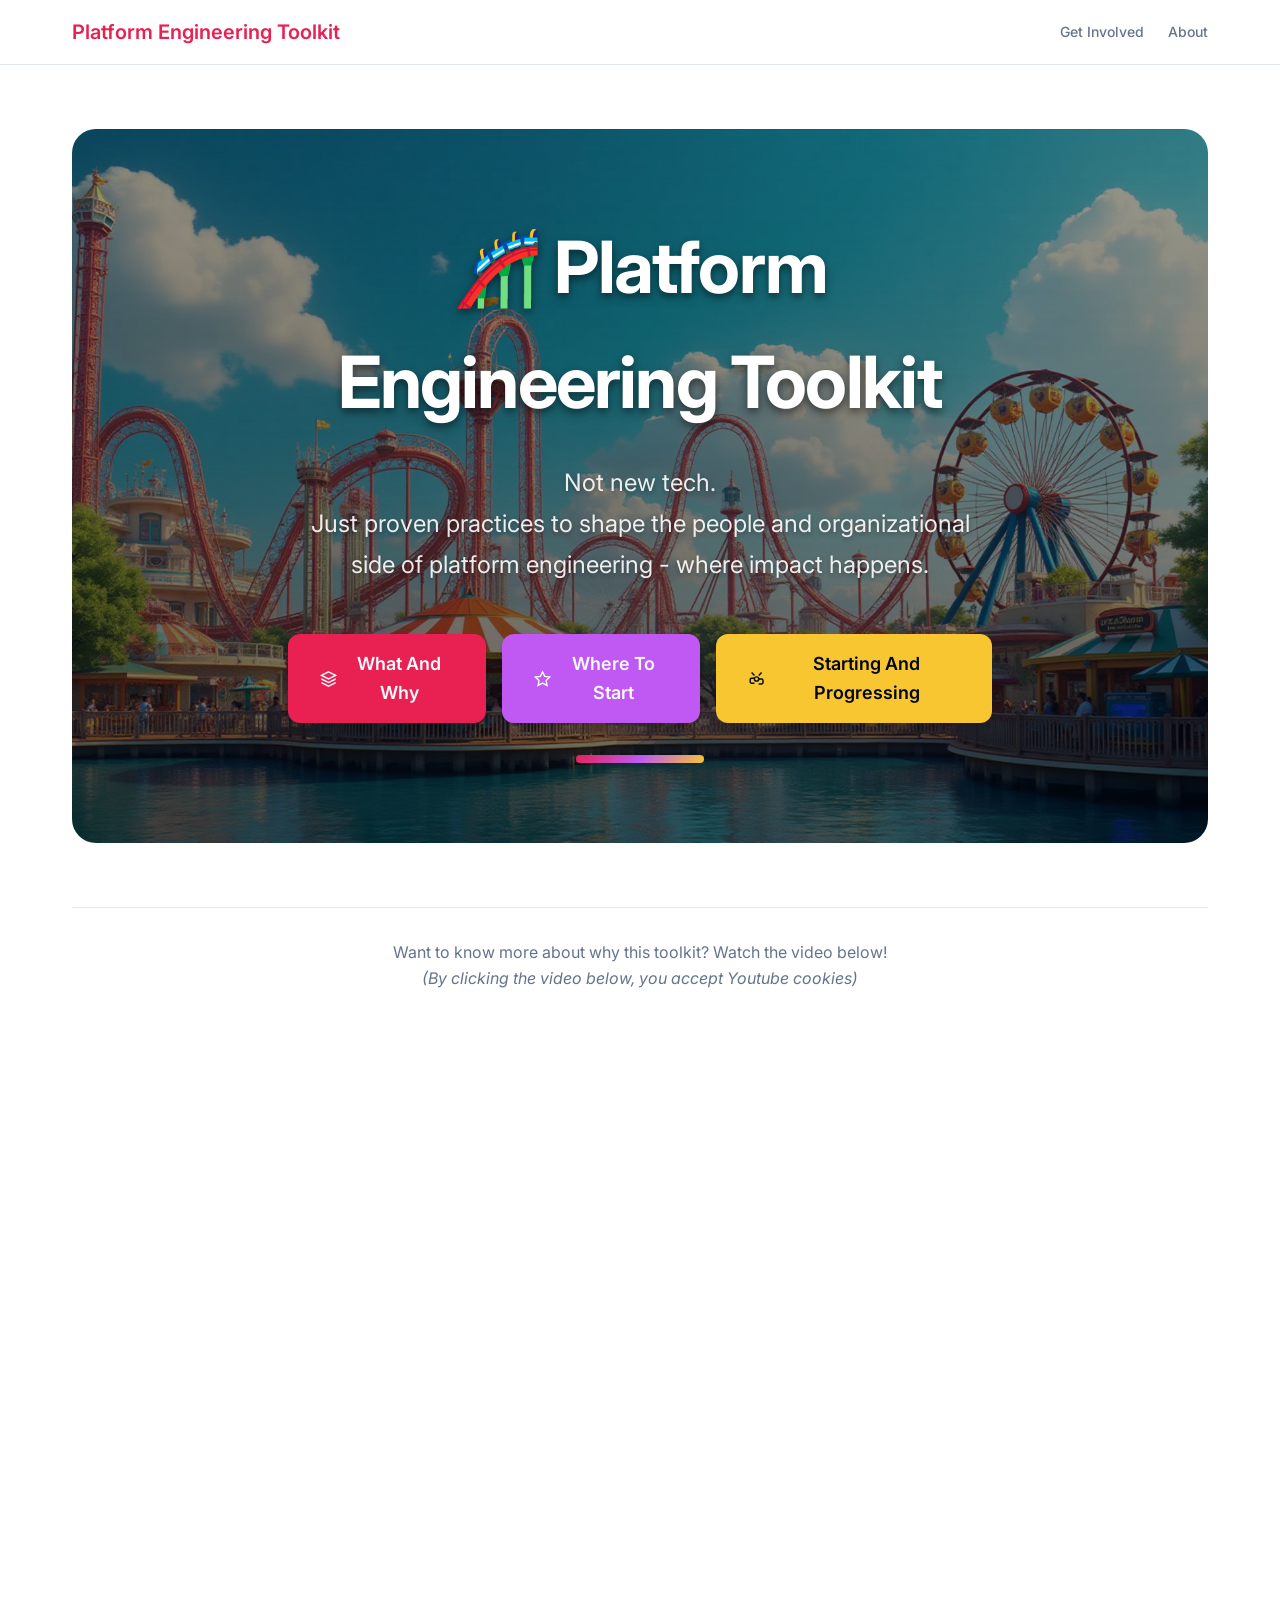
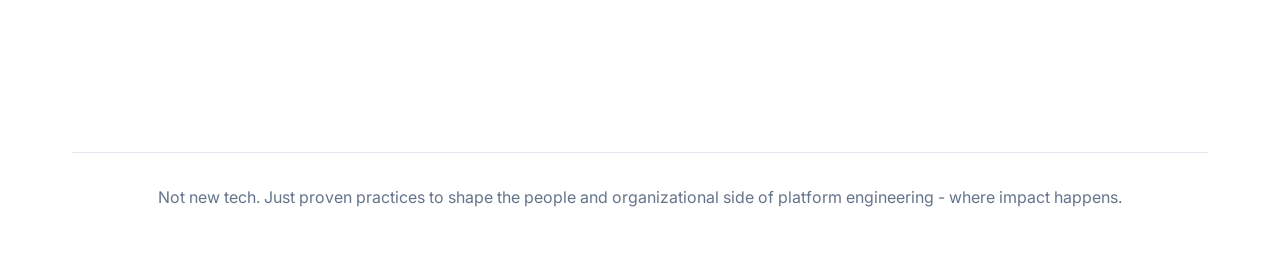
<file: index.html>
<!DOCTYPE html>
<html lang="en">
<head>
    <meta charset="UTF-8">
    <meta name="viewport" content="width=device-width, initial-scale=1.0">
    <title>Platform Engineering Toolkit - The People &amp; Org Side - Join the Ride!</title>
    <meta name="description" content="Not new tech. Just proven practices to shape the people and organizational side of platform engineering - where impact happens.">
    <meta name="author" content="Platform Engineering Toolkit">
    <meta name="keywords" content="platform engineering, devops, developer experience, internal platforms, cloud native">
    
    <meta property="og:title" content="Platform Engineering Toolkit - The People &amp; Org Side - Join the Ride!">
    <meta property="og:description" content="Not new tech. Just proven practices to shape the people and organizational side of platform engineering - where impact happens.">
    <meta property="og:type" content="website">
    <meta property="og:image" content="ShareableIcon.png"/>
    <meta property="og:image:secure_url" content="ShareableIcon.png"/>
    <meta property="og:image:type" content="image/png"/>
    
    <meta name="twitter:card" content="summary_large_image">
    
    <link rel="stylesheet" href="styles.css">
    <link rel="preconnect" href="https://fonts.googleapis.com">
    <link rel="preconnect" href="https://fonts.gstatic.com" crossorigin>
    <link href="https://fonts.googleapis.com/css2?family=Inter:wght@400;500;600;700&display=swap" rel="stylesheet">
    <link rel="icon" href="favicon.ico" sizes="32x32">
    <link rel="icon" href="android-chrome-512x512.png" type="image/png">
    <link rel="apple-touch-icon" href="apple-touch-icon.png"><!-- 180×180 -->
 
</head>
<body>
    <!-- Header -->
    <header class="header">
        <div class="container">
            <nav class="nav">
                <a href="index.html" class="nav-brand">Platform Engineering Toolkit</a>
                <div class="nav-links">
                    <a href="get-involved.html" class="nav-link">Get Involved</a>
                    <a href="about.html" class="nav-link">About</a>
                </div>
            </nav>
        </div>
    </header>

    <!-- Main Content -->
    <main>
        <div class="container">
            <!-- Hero Section -->
            <div class="hero">
                <div class="hero-content">
                    <h1 class="hero-title">
                        🎢 Platform Engineering Toolkit
                    </h1>
                    <p class="hero-description">
                        Not new tech. <br>
                    Just proven practices to shape the people and organizational side of platform engineering - where impact happens.
                    </p>
                    
                    <!-- Three Action Buttons -->
                    <div class="hero-buttons">
                        <a href="what-and-why.html" class="btn btn-primary">
                            <svg class="btn-icon" width="20" height="20" viewBox="0 0 24 24" fill="none" stroke="currentColor" stroke-width="2">
                                <path d="M12 2L22 7L12 12L2 7L12 2Z"/>
                                <path d="M2 17L12 22L22 17"/>
                                <path d="M2 12L12 17L22 12"/>
                            </svg>
                            What And Why
                        </a>
                        <a href="where-to-start.html" class="btn btn-secondary">
                            <svg class="btn-icon" width="20" height="20" viewBox="0 0 24 24" fill="none" stroke="currentColor" stroke-width="2">
                                <polygon points="12,2 15.09,8.26 22,9.27 17,14.14 18.18,21.02 12,17.77 5.82,21.02 7,14.14 2,9.27 8.91,8.26"/>
                            </svg>
                            Where To Start
                        </a>
                        <a href="starting-and-progressing.html" class="btn btn-accent">
                            <svg class="btn-icon" width="20" height="20" viewBox="0 0 24 24" fill="none" stroke="currentColor" stroke-width="2">
                                <path d="M9 11H5a2 2 0 0 0-2 2v3c0 1.1.9 2 2 2h4m6-6h4a2 2 0 0 1 2 2v3a2 2 0 0 1-2 2h-4"/>
                                <path d="M9 7L5 3L9 7z"/>
                                <path d="M15 7L19 3L15 7z"/>
                                <circle cx="12" cy="12" r="3"/>
                            </svg>
                            Starting And Progressing
                        </a>
                    </div>
                    
                    <div class="hero-divider"></div>
                </div>
            </div>

            <div class="footer" >
                <p class="footer-text">
                    Want to know more about why this toolkit? Watch the video below!
                    <br><i>(By clicking the video below, you accept Youtube cookies)</i>
                    <br>&nbsp
                </p>
                <div style="display: flex; justify-content: center;">
                    <iframe style="aspect-ratio: 16 / 9; width: 100% !important;" src="https://www.youtube-nocookie.com/embed/8rONAJ79mNI?si=CC_kDjbPacdt6X6v" title="YouTube video player" frameborder="0" allow="accelerometer; autoplay; clipboard-write; encrypted-media; gyroscope; picture-in-picture; web-share" referrerpolicy="strict-origin-when-cross-origin" allowfullscreen></iframe>
                </div>
            </div>
            
            <!-- Footer -->
            <div class="footer">
                <p class="footer-text">
                    Not new tech. 
                    Just proven practices to shape the people and organizational side of platform engineering - where impact happens.
                </p>
            </div>
        </div>
    </main>

    <script src="script.js"></script>
</body>
</html>
</file>
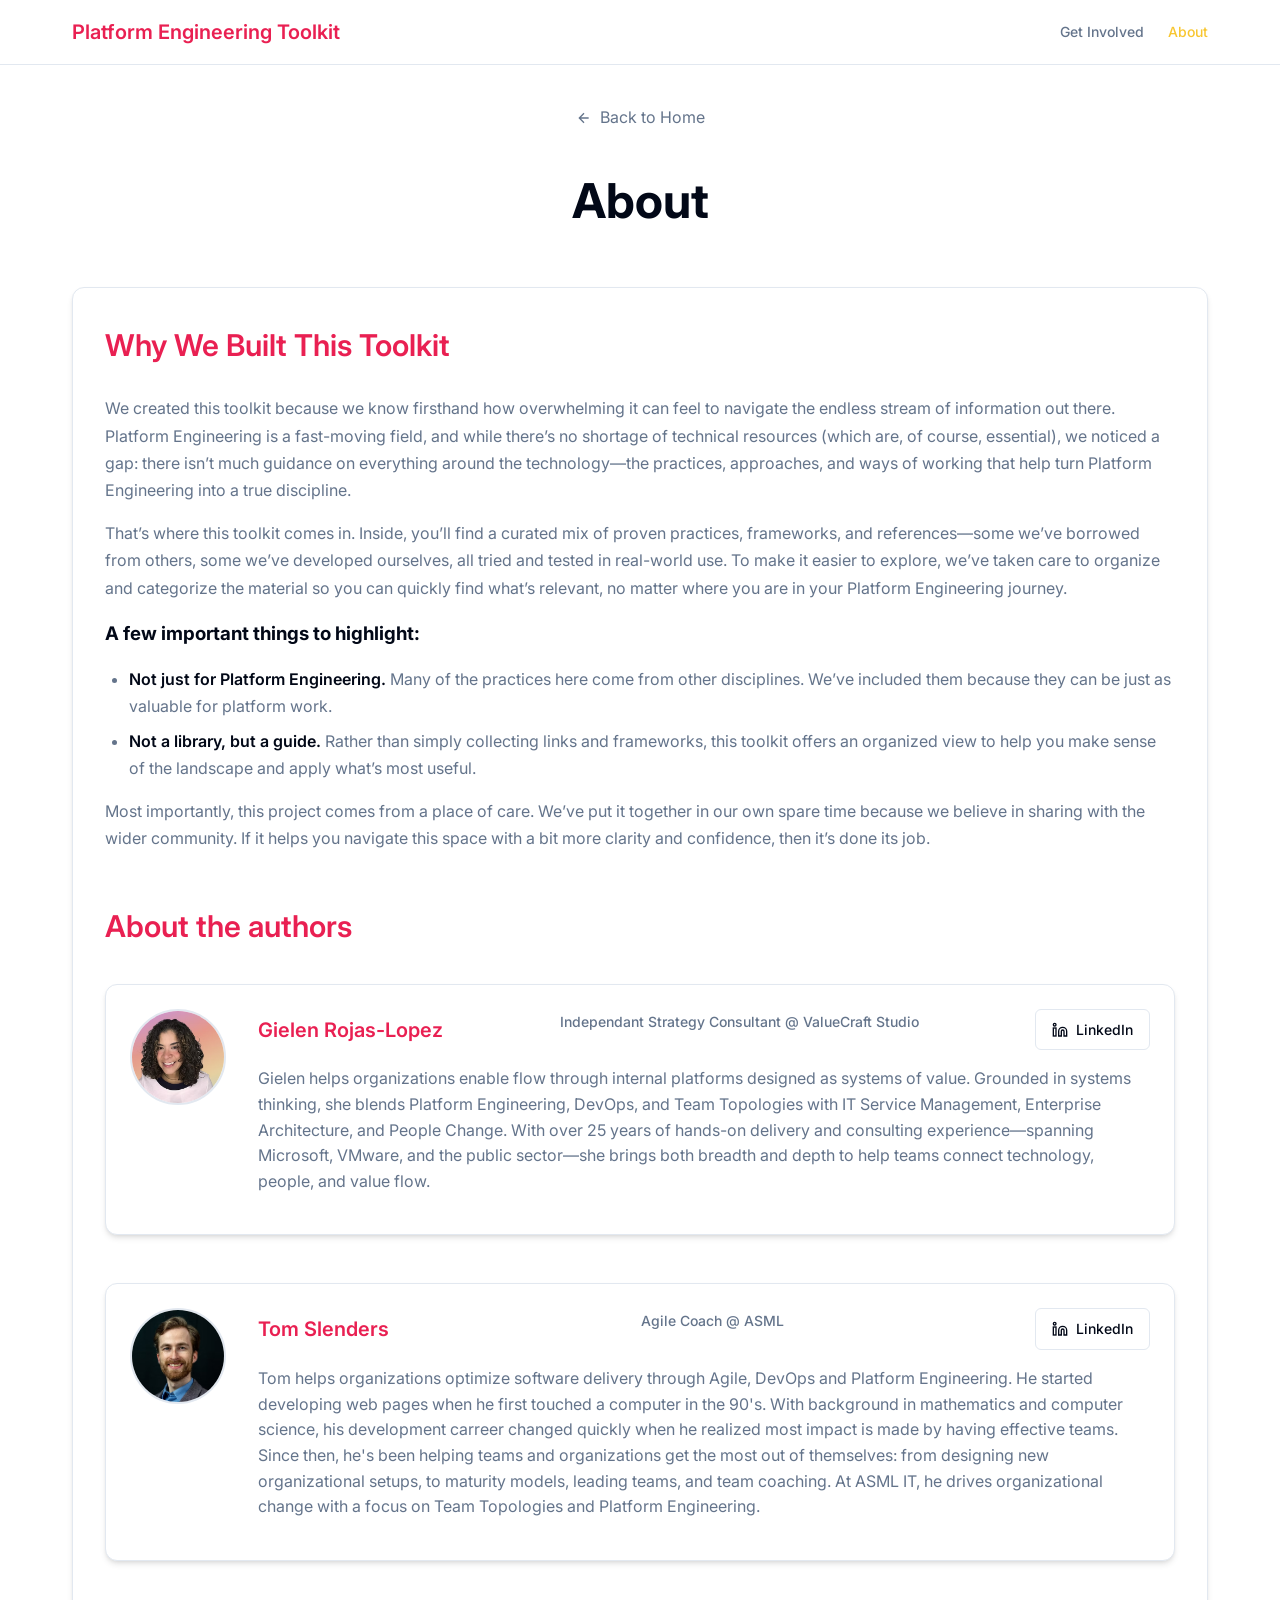
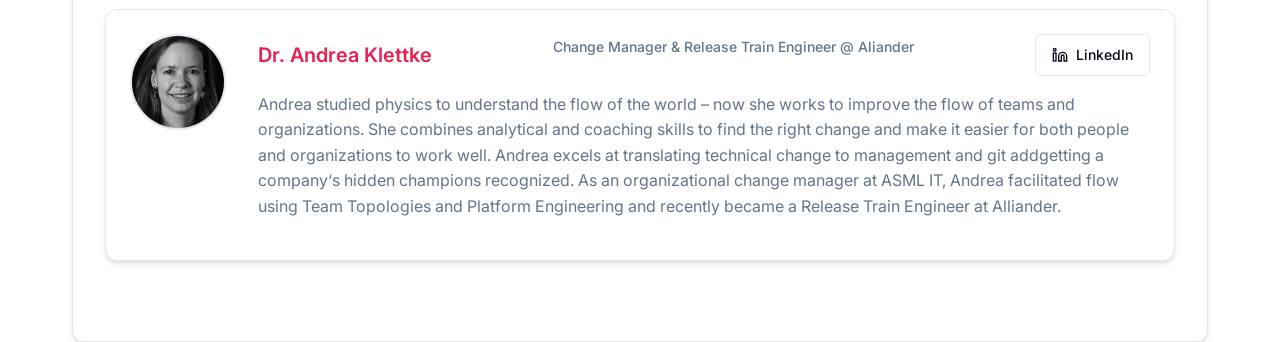
<file: about.html>
<!DOCTYPE html>
<html lang="en">
<head>
    <meta charset="UTF-8">
    <meta name="viewport" content="width=device-width, initial-scale=1.0">
    <title>About - Platform Engineering Toolkit</title>
    <meta name="description" content="Learn about the Platform Engineering Toolkit and meet the authors behind this comprehensive resource.">
    <meta property="og:description" content="Learn about the Platform Engineering Toolkit and meet the authors behind this comprehensive resource.">
    
    <meta name="author" content="Platform Engineering Toolkit">
    <meta name="keywords" content="platform engineering, devops, developer experience, internal platforms, cloud native">
    
    <meta property="og:title" content="User Needs Mapping - Platform Engineering Toolkit">
    <meta property="og:type" content="website">
    <meta property="og:image" content="ShareableIcon.png"/>
    <meta property="og:image:secure_url" content="ShareableIcon.png"/>
    <meta property="og:image:type" content="image/png"/>
    
    <meta name="twitter:card" content="summary_large_image">

    <link rel="icon" href="favicon.ico" sizes="32x32">
    <link rel="icon" href="android-chrome-512x512.png" type="image/png">
    <link rel="apple-touch-icon" href="apple-touch-icon.png"><!-- 180×180 -->

    <link rel="stylesheet" href="styles.css">
    <link rel="preconnect" href="https://fonts.googleapis.com">
    <link rel="preconnect" href="https://fonts.gstatic.com" crossorigin>
    <link href="https://fonts.googleapis.com/css2?family=Inter:wght@400;500;600;700&display=swap" rel="stylesheet">
</head>
<body>
    <!-- Header -->
    <header class="header">
        <div class="container">
            <nav class="nav">
                <a href="index.html" class="nav-brand">Platform Engineering Toolkit</a>
                <div class="nav-links">
                    <a href="get-involved.html" class="nav-link">Get Involved</a>
                    <a href="about.html" class="nav-link active">About</a>
                </div>
            </nav>
        </div>
    </header>

    <!-- Main Content -->
    <main>
        <div class="container">
            <div class="page-header">
                <a href="index.html" class="back-btn">
                    <svg width="16" height="16" viewBox="0 0 24 24" fill="none" stroke="currentColor" stroke-width="2">
                        <path d="M19 12H5m7-7l-7 7 7 7"/>
                    </svg>
                    Back to Home
                </a>
                <h1 class="page-title">About</h1>
 
            </div>

            <div class="article-content">
                <div class="prose">
                    <section class="about-section">
    <h2>Why We Built This Toolkit</h2>
    
    <p>
        We created this toolkit because we know firsthand how overwhelming it can feel to navigate the endless stream of information out there. Platform Engineering is a fast-moving field, and while there’s no shortage of technical resources (which are, of course, essential), we noticed a gap: there isn’t much guidance on everything around the technology—the practices, approaches, and ways of working that help turn Platform Engineering into a true discipline.
    </p>

    <p>
        That’s where this toolkit comes in. Inside, you’ll find a curated mix of proven practices, frameworks, and references—some we’ve borrowed from others, some we’ve developed ourselves, all tried and tested in real-world use. To make it easier to explore, we’ve taken care to organize and categorize the material so you can quickly find what’s relevant, no matter where you are in your Platform Engineering journey.
    </p>

    <h3>A few important things to highlight:</h3>
    <ul>
        <li><strong>Not just for Platform Engineering.</strong> Many of the practices here come from other disciplines. We’ve included them because they can be just as valuable for platform work.</li>
        <li><strong>Not a library, but a guide.</strong> Rather than simply collecting links and frameworks, this toolkit offers an organized view to help you make sense of the landscape and apply what’s most useful.</li>
    </ul>

    <p>
        Most importantly, this project comes from a place of care. We’ve put it together in our own spare time because we believe in sharing with the wider community. If it helps you navigate this space with a bit more clarity and confidence, then it’s done its job.
    </p>
                    </section>

                    <section class="about-section">
                        <h2>About the authors</h2>
                        
                        <div class="author-grid">
                            <div class="author-card">
                                <div class="author-avatar">
                                    <img src="src/assets/Gielen.avif" alt="Gielen Rojas-Lopez" />
                                </div>
                                <div class="author-content">
                                    <div class="author-header">
                                        <h3 class="author-name">Gielen Rojas-Lopez</h3>
                                        <p class="author-role">Independant Strategy Consultant @ ValueCraft Studio</p>
                                        <a href="https://www.linkedin.com/in/gielen/" target="_blank" rel="noopener noreferrer" class="author-linkedin">
                                            <svg width="16" height="16" viewBox="0 0 24 24" fill="none" stroke="currentColor" stroke-width="2">
                                                <path d="M16 8a6 6 0 0 1 6 6v7h-4v-7a2 2 0 0 0-2-2 2 2 0 0 0-2 2v7h-4v-7a6 6 0 0 1 6-6z"/>
                                                <rect width="4" height="12" x="2" y="9"/>
                                                <circle cx="4" cy="4" r="2"/>
                                            </svg>
                                            LinkedIn
                                        </a>
                                    </div>
                                    <p class="author-bio">
                                        Gielen helps organizations enable flow through internal platforms designed as systems of value. Grounded in systems thinking, she blends Platform Engineering, DevOps, and Team Topologies with IT Service Management, Enterprise Architecture, and People Change. With over 25 years of hands-on delivery and consulting experience—spanning Microsoft, VMware, and the public sector—she brings both breadth and depth to help teams connect technology, people, and value flow.

                                </div>
                            </div>

                            <div class="author-card">
                                <div class="author-avatar">
                                    <img src="src/assets/Tom.avif" alt="Tom Slenders" />
                                </div>
                                <div class="author-content">
                                    <div class="author-header">
                                        <h3 class="author-name">Tom Slenders</h3>
                                        <p class="author-role">Agile Coach @ ASML</p>
                                        <a href="https://www.linkedin.com/in/tomslenders/" target="_blank" rel="noopener noreferrer" class="author-linkedin">
                                            <svg width="16" height="16" viewBox="0 0 24 24" fill="none" stroke="currentColor" stroke-width="2">
                                                <path d="M16 8a6 6 0 0 1 6 6v7h-4v-7a2 2 0 0 0-2-2 2 2 0 0 0-2 2v7h-4v-7a6 6 0 0 1 6-6z"/>
                                                <rect width="4" height="12" x="2" y="9"/>
                                                <circle cx="4" cy="4" r="2"/>
                                            </svg>
                                            LinkedIn
                                        </a>
                                    </div>
                                    <p class="author-bio">
                                        Tom helps organizations optimize software delivery through Agile, DevOps and Platform Engineering. He started developing web pages when he first touched a computer in the 90's. With background in mathematics and computer science, his development carreer changed quickly when he realized most impact is made by having effective teams. Since then, he's been helping teams and organizations get the most out of themselves: from designing new organizational setups, to maturity models, leading teams, and team coaching.
                                        At ASML IT, he drives organizational change with a focus on Team Topologies and Platform Engineering.
                                    </p>
                                </div>
                            </div>

                            <div class="author-card">
                                <div class="author-avatar">
                                    <img src="src/assets/Andrea.jpg" alt="Andrea Klettke profile photo" />
                                </div>
                                <div class="author-content">
                                    <div class="author-header">
                                        <h3 class="author-name">Dr. Andrea Klettke</h3>
                                        <p class="author-role">Change Manager & Release Train Engineer @ Aliander</p>
                                        <a href="https://www.linkedin.com/in/andrea-klettke-73928b105/" target="_blank" rel="noopener noreferrer" class="author-linkedin">
                                            <svg width="16" height="16" viewBox="0 0 24 24" fill="none" stroke="currentColor" stroke-width="2">
                                                <path d="M16 8a6 6 0 0 1 6 6v7h-4v-7a2 2 0 0 0-2-2 2 2 0 0 0-2 2v7h-4v-7a6 6 0 0 1 6-6z"/>
                                                <rect width="4" height="12" x="2" y="9"/>
                                                <circle cx="4" cy="4" r="2"/>
                                            </svg>
                                            LinkedIn
                                        </a>
                                    </div>
                                    <p class="author-bio">
                                        Andrea studied physics to understand the flow of the world – now she works to improve the flow of teams and organizations. She combines analytical and coaching skills to find the right change and make it easier for both people and organizations to work well. Andrea excels at translating technical change to management and git addgetting a company‘s hidden champions recognized. As an organizational change manager at ASML IT, Andrea facilitated flow using Team Topologies and Platform Engineering and recently became a Release Train Engineer at Alliander.
                                    </p>
                                </div>
                            </div>
                        </div>
                    </section>
                </div>
            </div>
        </div>
    </main>

    <script src="script.js"></script>
</body>
</html>
</file>
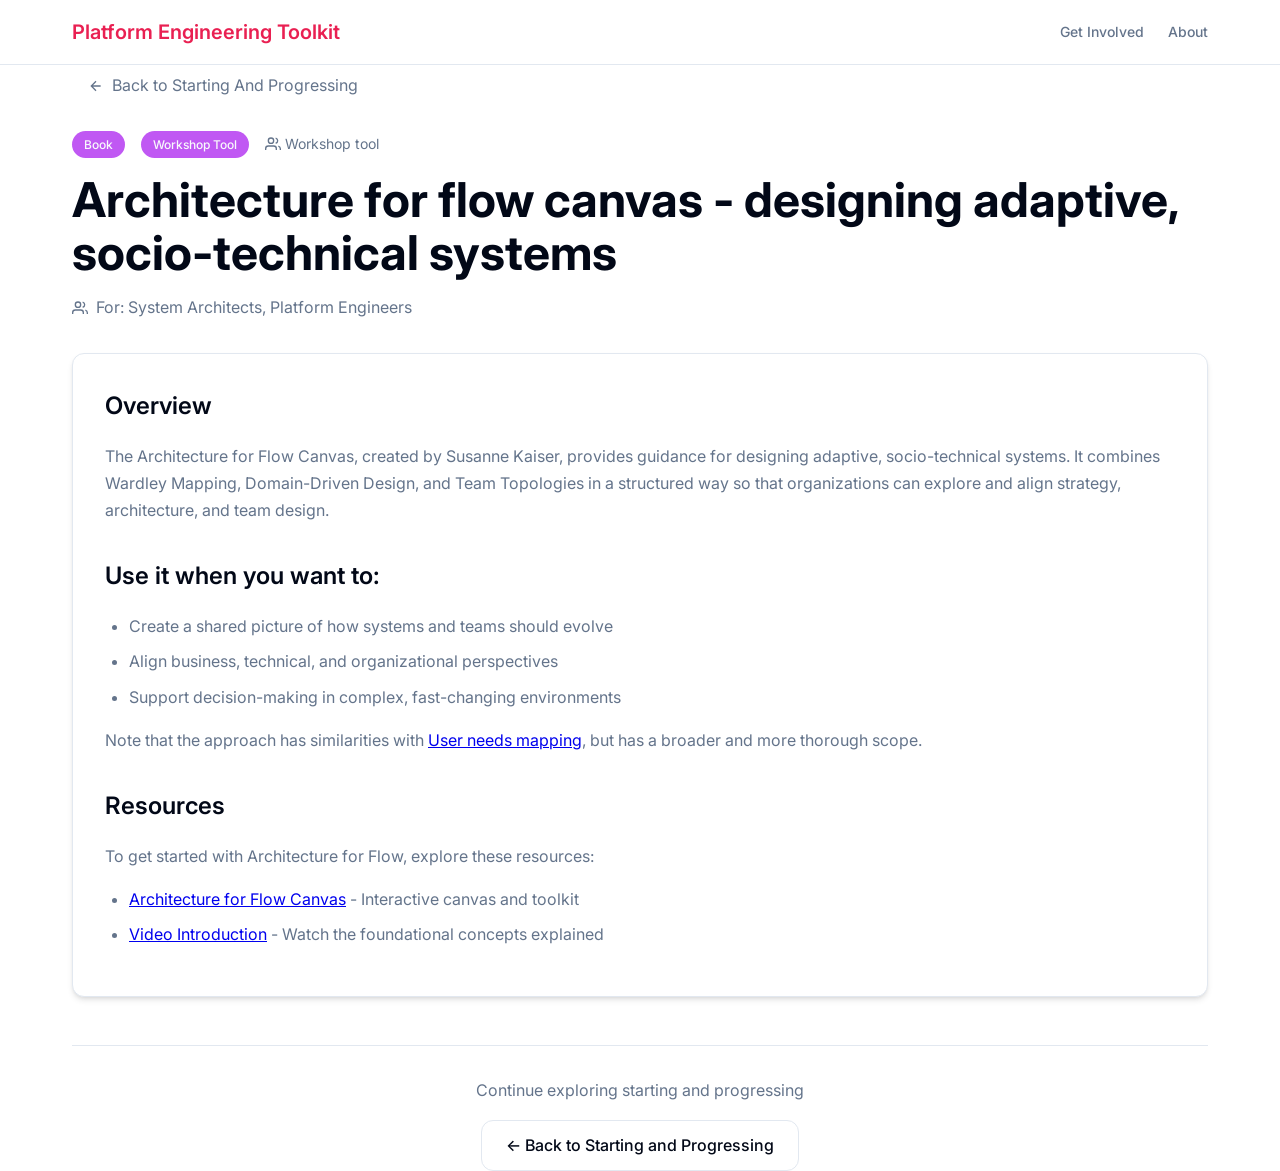
<file: article-architecture-for-flow.html>
<!DOCTYPE html>
<html lang="en">
<head>
    <meta charset="UTF-8">
    <meta name="viewport" content="width=device-width, initial-scale=1.0">
    <title>Architecture for Flow - Platform Engineering Toolkit</title>
    <meta name="description" content="Guidance in designing adaptive, socio-technical systems using Wardley mapping, Domain Driven Design & Team Topologies.">
    <meta property="og:description" content="Learn about the Platform Engineering Toolkit and meet the authors behind this comprehensive resource.">
    
    <meta name="author" content="Platform Engineering Toolkit">
    <meta name="keywords" content="platform engineering, devops, developer experience, internal platforms, cloud native">
    
    <meta property="og:title" content="User Needs Mapping - Platform Engineering Toolkit">
    <meta property="og:type" content="website">
    <meta property="og:image" content="ShareableIcon.png"/>
    <meta property="og:image:secure_url" content="ShareableIcon.png"/>
    <meta property="og:image:type" content="image/png"/>
    
    <meta name="twitter:card" content="summary_large_image">

    <link rel="icon" href="favicon.ico" sizes="32x32">
    <link rel="icon" href="android-chrome-512x512.png" type="image/png">
    <link rel="apple-touch-icon" href="apple-touch-icon.png"><!-- 180×180 -->

    <link rel="stylesheet" href="styles.css">
    <link rel="preconnect" href="https://fonts.googleapis.com">
    <link rel="preconnect" href="https://fonts.gstatic.com" crossorigin>
    <link href="https://fonts.googleapis.com/css2?family=Inter:wght@400;500;600;700&display=swap" rel="stylesheet">
</head>
<body>
    <!-- Header -->
    <header class="header">
        <div class="container">
            <nav class="nav">
                <a href="index.html" class="nav-brand">Platform Engineering Toolkit</a>
                <div class="nav-links">
                    <a href="get-involved.html" class="nav-link">Get Involved</a>
                    <a href="about.html" class="nav-link">About</a>
                </div>
            </nav>
        </div>
    </header>

    <!-- Main Content -->
    <main>
        <div class="container">
            <!-- Article Header -->
            <div class="article-header">
                <a href="starting-and-progressing.html" class="back-btn">
                    <svg width="16" height="16" viewBox="0 0 24 24" fill="none" stroke="currentColor" stroke-width="2">
                        <path d="M19 12H5m7-7l-7 7 7 7"/>
                    </svg>
                    Back to Starting And Progressing
                </a>
                
                <div class="article-meta">
                    <span class="badge">Book</span>
                    <span class="badge">Workshop Tool</span>
                    <div class="meta-item">
                        <svg width="16" height="16" viewBox="0 0 24 24" fill="none" stroke="currentColor" stroke-width="2">
                            <path d="M17 21v-2a4 4 0 0 0-4-4H5a4 4 0 0 0-4 4v2"/>
                            <circle cx="9" cy="7" r="4"/>
                            <path d="M23 21v-2a4 4 0 0 0-3-3.87"/>
                            <path d="M16 3.13a4 4 0 0 1 0 7.75"/>
                        </svg>
                        Workshop tool
                    </div>
                </div>
                
                <h1 class="article-title">Architecture for flow canvas - designing adaptive, socio-technical systems</h1>
                
                <div class="article-audience">
                    <svg width="16" height="16" viewBox="0 0 24 24" fill="none" stroke="currentColor" stroke-width="2">
                        <path d="M17 21v-2a4 4 0 0 0-4-4H5a4 4 0 0 0-4 4v2"/>
                        <circle cx="9" cy="7" r="4"/>
                        <path d="M23 21v-2a4 4 0 0 0-3-3.87"/>
                        <path d="M16 3.13a4 4 0 0 1 0 7.75"/>
                    </svg>
                    <span>For: System Architects, Platform Engineers</span>
                </div>
            </div>

            <!-- Article Content -->
            <div class="article-content">
                <div class="prose">
                    <h2>Overview</h2>
                    <p>The Architecture for Flow Canvas, created by Susanne Kaiser, provides guidance for designing adaptive, socio-technical systems. It combines Wardley Mapping, Domain-Driven Design, and Team Topologies in a structured way so that organizations can explore and align strategy, architecture, and team design.</p>
                    
                    <h2>Use it when you want to:</h2>
                    <ul>
                        <li>Create a shared picture of how systems and teams should evolve</li>
                        <li>Align business, technical, and organizational perspectives</li>
                        <li>Support decision-making in complex, fast-changing environments</li>
                    </ul>
                    <p>
                        Note that the approach has similarities with <a href="article-user-needs-mapping.html">User needs mapping</a>, but has a broader and more thorough scope.
                    </p>

                    <h2>Resources</h2>
                    <p>To get started with Architecture for Flow, explore these resources:</p>
                    <ul>
                        <li><a href="https://susannekaiser.net/architecture-for-flow-canvas/" target="_blank" rel="noopener noreferrer">Architecture for Flow Canvas</a> - Interactive canvas and toolkit</li>
                        <li><a href="https://youtu.be/Mm0ctgk-uIM?feature=shared" target="_blank" rel="noopener noreferrer">Video Introduction</a> - Watch the foundational concepts explained</li>
                    </ul>
                </div>
            </div>

            <!-- Article Navigation -->
            <div class="article-nav">
                <p class="article-nav-text">Continue exploring starting and progressing</p>
                <div class="article-nav-buttons">
                    <a href="starting-and-progressing.html" class="btn-outline">← Back to Starting and Progressing</a>
                </div>
            </div>
        </div>
    </main>

    <script src="script.js"></script>
</body>
</html>
</file>
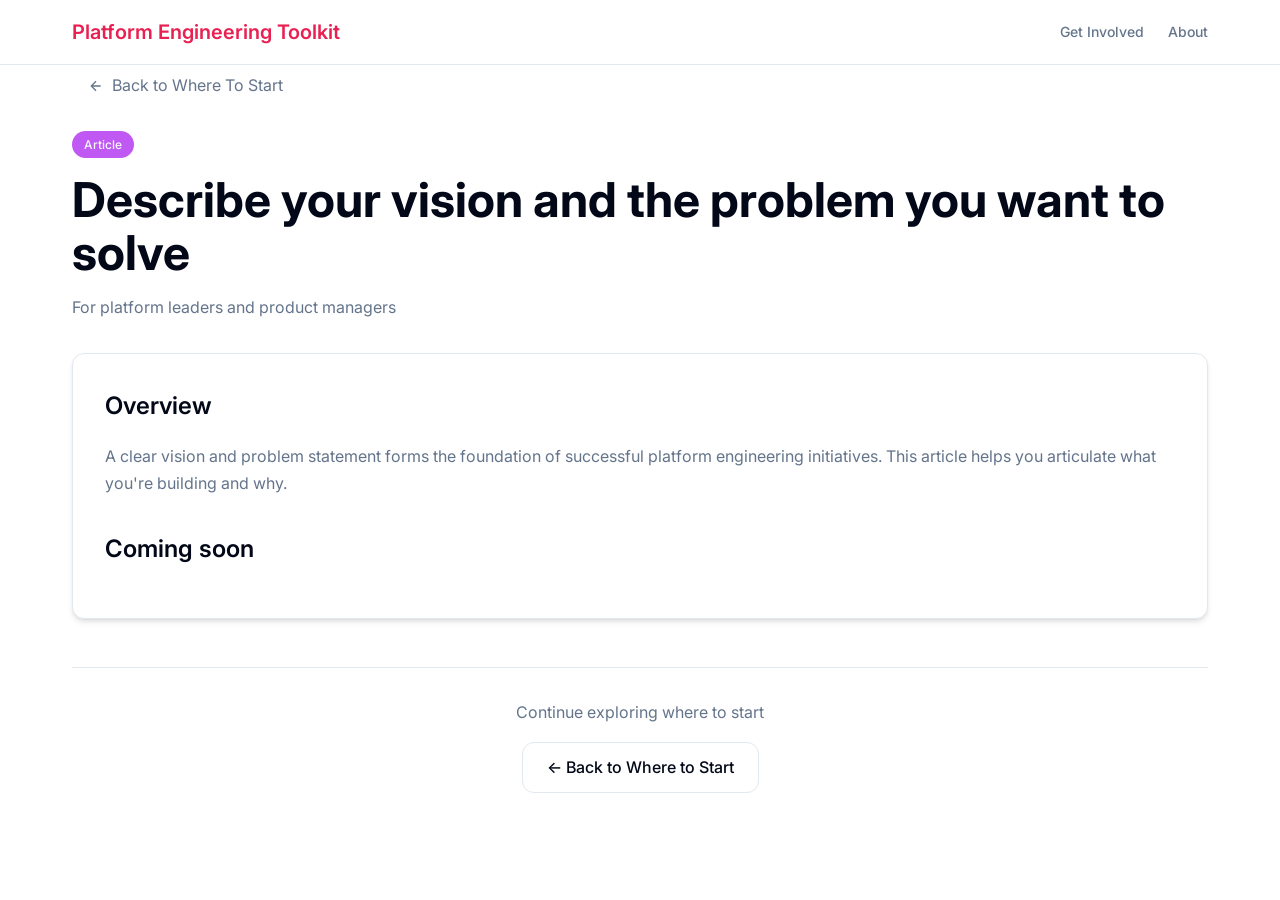
<file: article-describe-vision.html>
<!DOCTYPE html>
<html lang="en">
<head>
    <meta charset="UTF-8">
    <meta name="viewport" content="width=device-width, initial-scale=1.0">
    <title>Describe Your Vision - Platform Engineering Toolkit</title>
    <meta property="og:title" content="Describe Your Vision - Platform Engineering Toolkit">
    <meta name="description" content="Framework for describing your platform engineering vision and defining the problems you want to solve.">
    <meta property="og:description" content="Framework for describing your platform engineering vision and defining the problems you want to solve.">
    
    <meta name="author" content="Platform Engineering Toolkit">
    <meta name="keywords" content="platform engineering, devops, developer experience, internal platforms, cloud native">
    
    <meta property="og:type" content="website">
    <meta property="og:image" content="ShareableIcon.png"/>
    <meta property="og:image:secure_url" content="ShareableIcon.png"/>
    <meta property="og:image:type" content="image/png"/>
    
    <meta name="twitter:card" content="summary_large_image">

    <link rel="icon" href="favicon.ico" sizes="32x32">
    <link rel="icon" href="android-chrome-512x512.png" type="image/png">
    <link rel="apple-touch-icon" href="apple-touch-icon.png"><!-- 180×180 -->

    <link rel="stylesheet" href="styles.css">
    <link rel="preconnect" href="https://fonts.googleapis.com">
    <link rel="preconnect" href="https://fonts.gstatic.com" crossorigin>
    <link href="https://fonts.googleapis.com/css2?family=Inter:wght@400;500;600;700&display=swap" rel="stylesheet">
</head>
<body>
    <!-- Header -->
    <header class="header">
        <div class="container">
            <nav class="nav">
                <a href="index.html" class="nav-brand">Platform Engineering Toolkit</a>
                <div class="nav-links">
                    <a href="get-involved.html" class="nav-link">Get Involved</a>
                    <a href="about.html" class="nav-link">About</a>
                </div>
            </nav>
        </div>
    </header>

    <!-- Main Content -->
    <main>
        <div class="container">
            <div class="article-header">
                <a href="where-to-start.html" class="back-btn">
                    <svg width="16" height="16" viewBox="0 0 24 24" fill="none" stroke="currentColor" stroke-width="2">
                        <path d="M19 12H5m7-7l-7 7 7 7"/>
                    </svg>
                    Back to Where To Start
                </a>
                <div class="article-meta">
                    <span class="badge">Article</span>
                </div>
                <h1 class="article-title">Describe your vision and the problem you want to solve</h1>
                <p class="article-audience">For platform leaders and product managers</p>
            </div>

            <!-- Article Content -->
            <div class="article-content">
                <div class="prose">
                    <h2>Overview</h2>
                    <p>A clear vision and problem statement forms the foundation of successful platform engineering initiatives. This article helps you articulate what you're building and why.</p>

                    <h2>Coming soon</h2>
                </div>
            </div>

            <!-- Navigation -->
            <div class="article-nav">
                <p class="article-nav-text">Continue exploring where to start</p>
                <div class="article-nav-buttons">
                    <a href="where-to-start.html" class="btn-outline">← Back to Where to Start</a>
                </div>
            </div>
        </div>
    </main>

    <script src="script.js"></script>
</body>
</html>
</file>
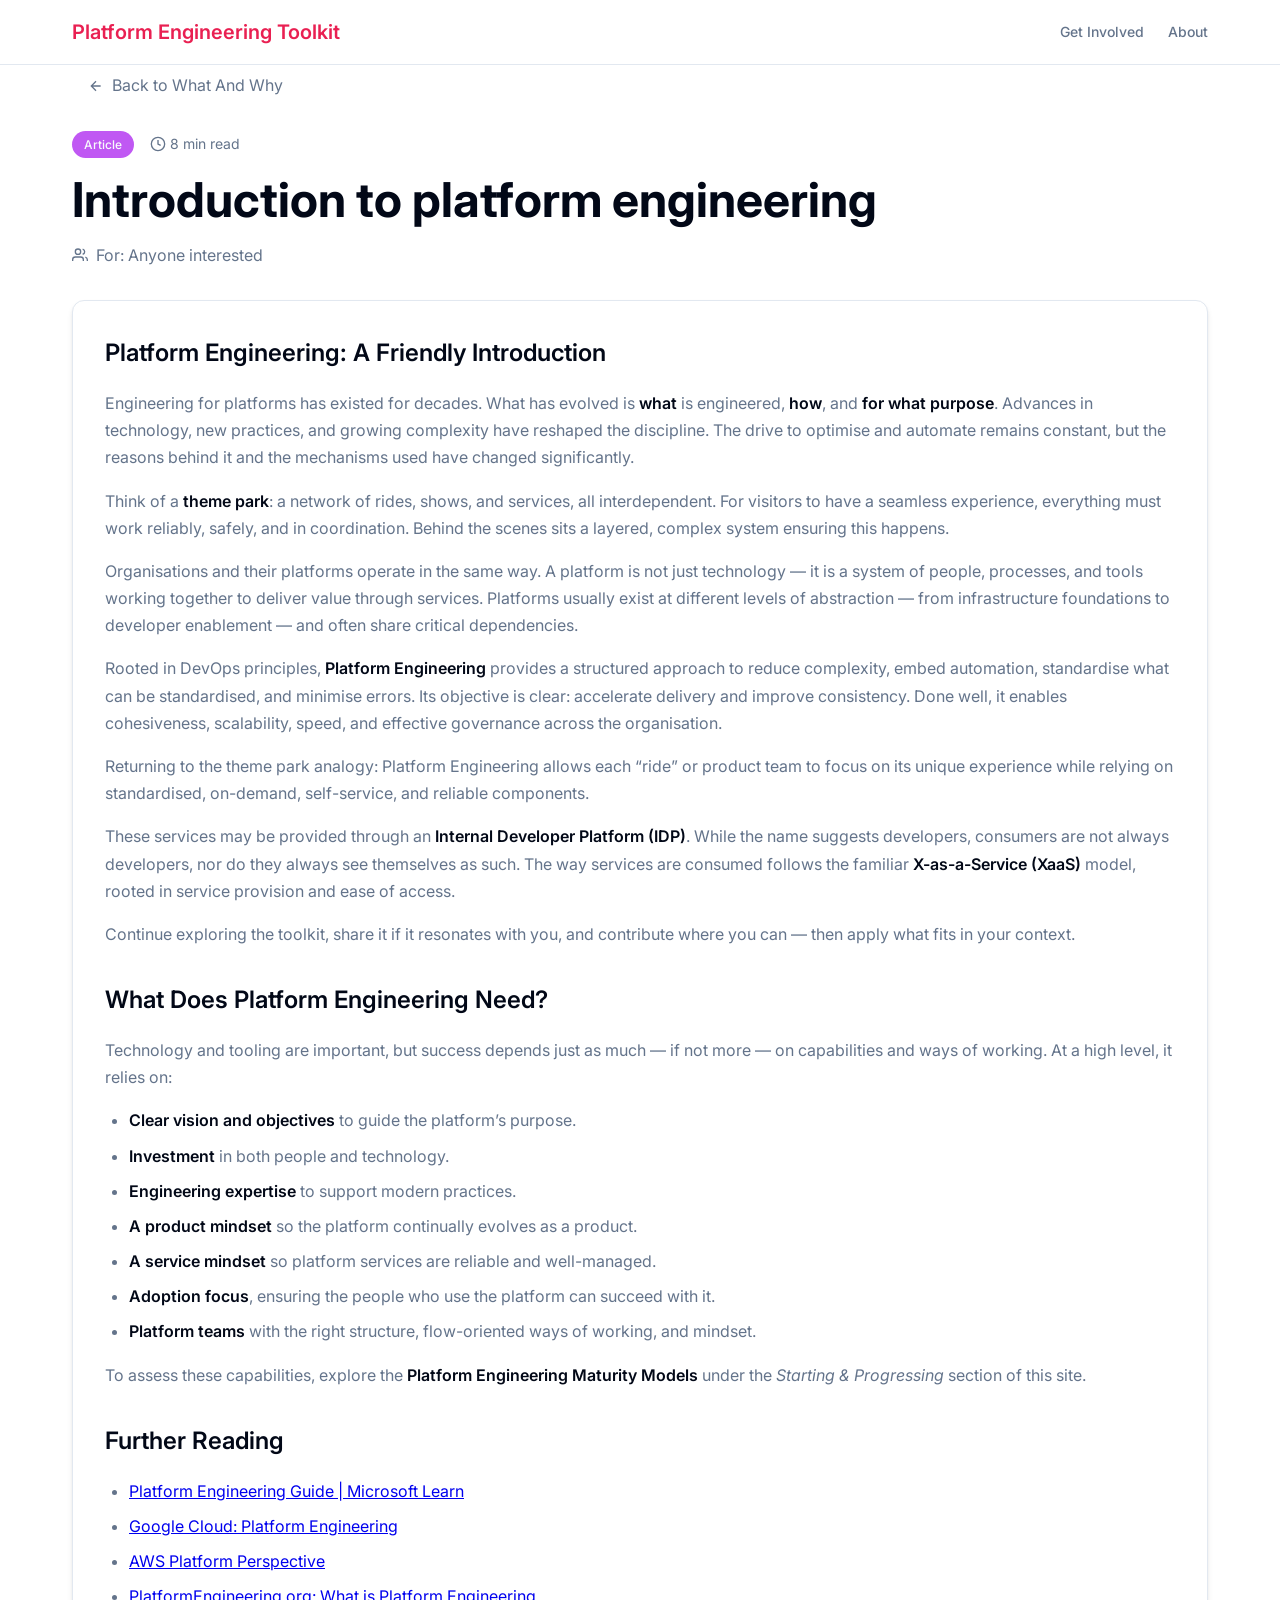
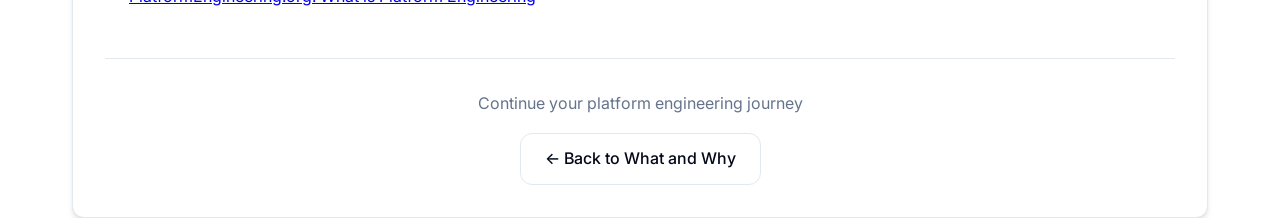
<file: article-introduction.html>
<!DOCTYPE html>
<html lang="en">
<head>
    <meta charset="UTF-8">
    <meta name="viewport" content="width=device-width, initial-scale=1.0">
    <title>Introduction to platform engineering - Platform Engineering Toolkit</title>
    <meta property="og:title" content="Introduction to platform engineering - Platform Engineering Toolkit">
    <meta name="description" content="Learn the fundamentals of platform engineering and how to get started with building internal platforms.">
    <meta property="og:description" content="Learn the fundamentals of platform engineering and how to get started with building internal platforms.">
    
    <meta name="author" content="Platform Engineering Toolkit">
    <meta name="keywords" content="platform engineering, devops, developer experience, internal platforms, cloud native">
    
    <meta property="og:type" content="website">
    <meta property="og:image" content="ShareableIcon.png"/>
    <meta property="og:image:secure_url" content="ShareableIcon.png"/>
    <meta property="og:image:type" content="image/png"/>
    
    <meta name="twitter:card" content="summary_large_image">

    <link rel="icon" href="favicon.ico" sizes="32x32">
    <link rel="icon" href="android-chrome-512x512.png" type="image/png">
    <link rel="apple-touch-icon" href="apple-touch-icon.png"><!-- 180×180 -->

    <link rel="stylesheet" href="styles.css">
    <link rel="preconnect" href="https://fonts.googleapis.com">
    <link rel="preconnect" href="https://fonts.gstatic.com" crossorigin>
    <link href="https://fonts.googleapis.com/css2?family=Inter:wght@400;500;600;700&display=swap" rel="stylesheet">
</head>
<body>
    <!-- Header -->
    <header class="header">
        <div class="container">
            <nav class="nav">
                <a href="index.html" class="nav-brand">Platform Engineering Toolkit</a>
                <div class="nav-links">
                    <a href="get-involved.html" class="nav-link">Get Involved</a>
                    <a href="about.html" class="nav-link">About</a>
                </div>
            </nav>
        </div>
    </header>

    <!-- Main Content -->
    <main>
        <div class="container">
            <!-- Article Header -->
            <div class="article-header">
                <a href="what-and-why.html" class="back-btn">
                    <svg width="16" height="16" viewBox="0 0 24 24" fill="none" stroke="currentColor" stroke-width="2">
                        <path d="M19 12H5m7-7l-7 7 7 7"/>
                    </svg>
                    Back to What And Why
                </a>
                
                <div class="article-meta">
                    <span class="badge">Article</span>
                    <div class="meta-item">
                        <svg width="16" height="16" viewBox="0 0 24 24" fill="none" stroke="currentColor" stroke-width="2">
                            <circle cx="12" cy="12" r="10"/>
                            <polyline points="12,6 12,12 16,14"/>
                        </svg>
                        8 min read
                    </div>
                </div>
                
                <h1 class="article-title">Introduction to platform engineering</h1>
                
                <div class="article-audience">
                    <svg width="16" height="16" viewBox="0 0 24 24" fill="none" stroke="currentColor" stroke-width="2">
                        <path d="M17 21v-2a4 4 0 0 0-4-4H5a4 4 0 0 0-4 4v2"/>
                        <circle cx="9" cy="7" r="4"/>
                        <path d="M23 21v-2a4 4 0 0 0-3-3.87"/>
                        <path d="M16 3.13a4 4 0 0 1 0 7.75"/>
                    </svg>
                    <span>For: Anyone interested </span>
                </div>
            </div>

            <!-- Article Content -->
            <div class="article-content">
               <div class="prose">
  <h2>Platform Engineering: A Friendly Introduction</h2>
  <p>
    Engineering for platforms has existed for decades. What has evolved is <strong>what</strong> is engineered, <strong>how</strong>, and <strong>for what purpose</strong>. Advances in technology, new practices, and growing complexity have reshaped the discipline. The drive to optimise and automate remains constant, but the reasons behind it and the mechanisms used have changed significantly.
  </p>
  <p>
    Think of a <strong>theme park</strong>: a network of rides, shows, and services, all interdependent. For visitors to have a seamless experience, everything must work reliably, safely, and in coordination. Behind the scenes sits a layered, complex system ensuring this happens.
  </p>
  <p>
    Organisations and their platforms operate in the same way. A platform is not just technology — it is a system of people, processes, and tools working together to deliver value through services. Platforms usually exist at different levels of abstraction — from infrastructure foundations to developer enablement — and often share critical dependencies.
  </p>
  <p>
    Rooted in DevOps principles, <strong>Platform Engineering</strong> provides a structured approach to reduce complexity, embed automation, standardise what can be standardised, and minimise errors. Its objective is clear: accelerate delivery and improve consistency. Done well, it enables cohesiveness, scalability, speed, and effective governance across the organisation.
  </p>
  <p>
    Returning to the theme park analogy: Platform Engineering allows each “ride” or product team to focus on its unique experience while relying on standardised, on-demand, self-service, and reliable components.
  </p>
  <p>
    These services may be provided through an <strong>Internal Developer Platform (IDP)</strong>. While the name suggests developers, consumers are not always developers, nor do they always see themselves as such. The way services are consumed follows the familiar <strong>X-as-a-Service (XaaS)</strong> model, rooted in service provision and ease of access.
  </p>
  <p>
    Continue exploring the toolkit, share it if it resonates with you, and contribute where you can — then apply what fits in your context.
  </p>

  <h2>What Does Platform Engineering Need?</h2>
  <p>
    Technology and tooling are important, but success depends just as much — if not more — on capabilities and ways of working. At a high level, it relies on:
  </p>
  <ul>
    <li><strong>Clear vision and objectives</strong> to guide the platform’s purpose.</li>
    <li><strong>Investment</strong> in both people and technology.</li>
    <li><strong>Engineering expertise</strong> to support modern practices.</li>
    <li><strong>A product mindset</strong> so the platform continually evolves as a product.</li>
    <li><strong>A service mindset</strong> so platform services are reliable and well-managed.</li>
    <li><strong>Adoption focus</strong>, ensuring the people who use the platform can succeed with it.</li>
    <li><strong>Platform teams</strong> with the right structure, flow-oriented ways of working, and mindset.</li>
  </ul>
  <p>
    To assess these capabilities, explore the <strong>Platform Engineering Maturity Models</strong> under the <em>Starting &amp; Progressing</em> section of this site.
  </p>

  <h2>Further Reading</h2>
  <ul>
    <li><a href="https://learn.microsoft.com/en-us/platform-engineering/" target="_blank" rel="noopener">Platform Engineering Guide | Microsoft Learn</a></li>
    <li><a href="https://cloud.google.com/solutions/platform-engineering" target="_blank" rel="noopener">Google Cloud: Platform Engineering</a></li>
    <li><a href="https://docs.aws.amazon.com/prescriptive-guidance/latest/aws-caf-platform-perspective/platform-eng.html" target="_blank" rel="noopener">AWS Platform Perspective</a></li>
    <li><a href="https://platformengineering.org/blog/what-is-platform-engineering" target="_blank" rel="noopener">PlatformEngineering.org: What is Platform Engineering</a></li>
  </ul>
</div>


            <!-- Article Navigation -->
            <div class="article-nav">
                <p class="article-nav-text">Continue your platform engineering journey</p>
                <div class="article-nav-buttons">
                    <a href="what-and-why.html" class="btn-outline">← Back to What and Why</a>
                </div>
            </div>
        </div>
    </main>

    <script src="script.js"></script>
</body>
</html>
</file>
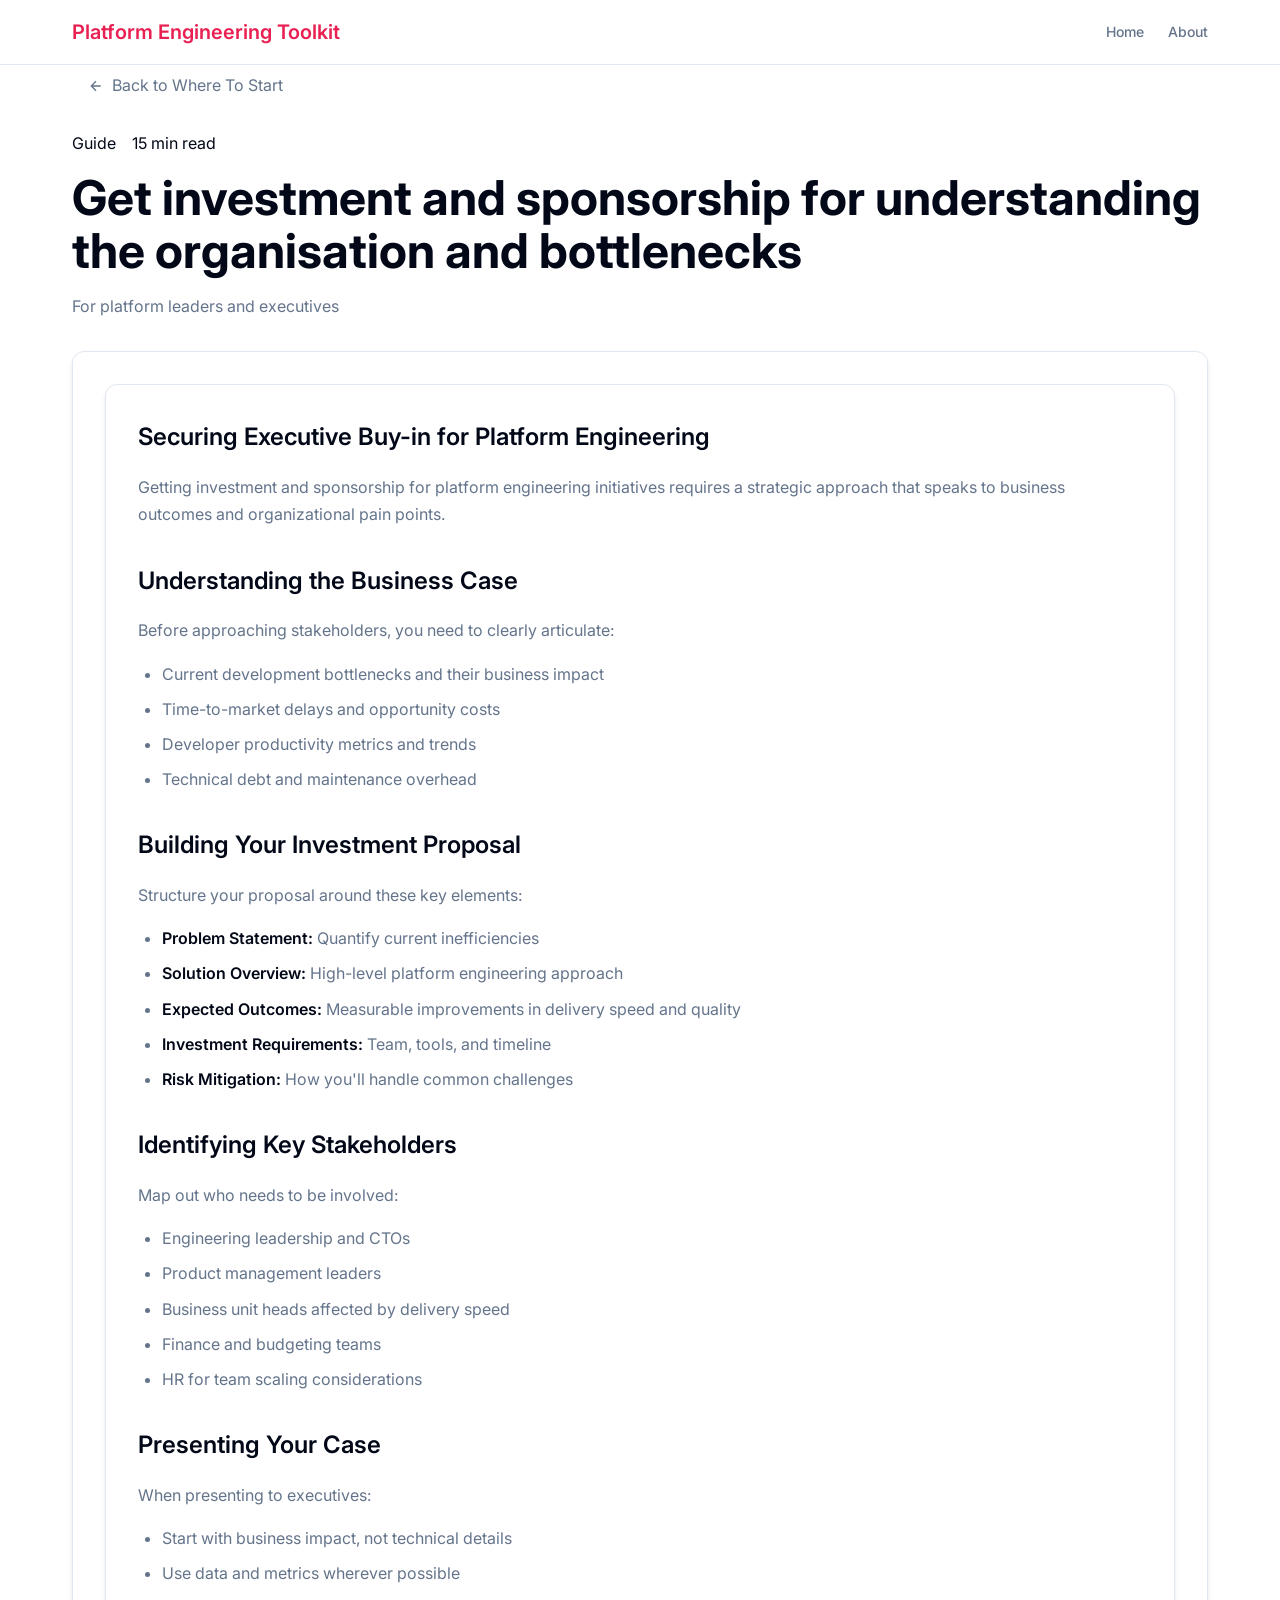
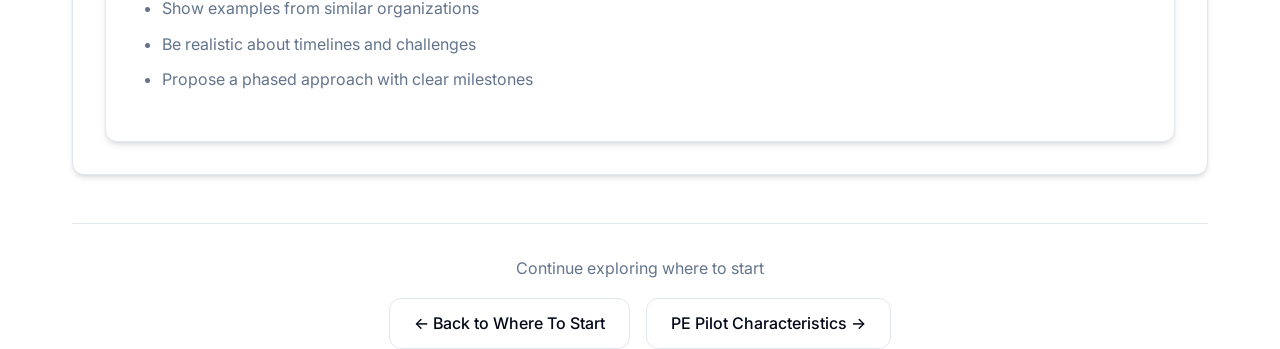
<file: article-investment-sponsorship.html>
<!DOCTYPE html>
<html lang="en">
<head>
    <meta charset="UTF-8">
    <meta name="viewport" content="width=device-width, initial-scale=1.0">
    <title>Get Investment and Sponsorship - Platform Engineering Toolkit</title>
    <meta name="description" content="Learn how to secure investment and sponsorship for understanding organizational bottlenecks in platform engineering.">
    <link rel="stylesheet" href="styles.css">
    <link rel="preconnect" href="https://fonts.googleapis.com">
    <link rel="preconnect" href="https://fonts.gstatic.com" crossorigin>
    <link href="https://fonts.googleapis.com/css2?family=Inter:wght@400;500;600;700&display=swap" rel="stylesheet">
</head>
<body>
    <!-- Header -->
    <header class="header">
        <div class="container">
            <nav class="nav">
                <a href="index.html" class="nav-brand">Platform Engineering Toolkit</a>
                <div class="nav-links">
                    <a href="index.html" class="nav-link">Home</a>
                    <a href="about.html" class="nav-link">About</a>
                </div>
            </nav>
        </div>
    </header>

    <!-- Main Content -->
    <main>
        <div class="container">
            <div class="article-header">
                <a href="where-to-start.html" class="back-btn">
                    <svg width="16" height="16" viewBox="0 0 24 24" fill="none" stroke="currentColor" stroke-width="2">
                        <path d="M19 12H5m7-7l-7 7 7 7"/>
                    </svg>
                    Back to Where To Start
                </a>
                <div class="article-meta">
                    <span class="article-badge">Guide</span>
                    <span class="article-time">15 min read</span>
                </div>
                <h1 class="article-title">Get investment and sponsorship for understanding the organisation and bottlenecks</h1>
                <p class="article-audience">For platform leaders and executives</p>
            </div>

            <div class="article-content">
                <div class="article-card">
                    <div class="prose">
                        <h2>Securing Executive Buy-in for Platform Engineering</h2>
                        <p>Getting investment and sponsorship for platform engineering initiatives requires a strategic approach that speaks to business outcomes and organizational pain points.</p>

                        <h2>Understanding the Business Case</h2>
                        <p>Before approaching stakeholders, you need to clearly articulate:</p>
                        <ul>
                            <li>Current development bottlenecks and their business impact</li>
                            <li>Time-to-market delays and opportunity costs</li>
                            <li>Developer productivity metrics and trends</li>
                            <li>Technical debt and maintenance overhead</li>
                        </ul>

                        <h2>Building Your Investment Proposal</h2>
                        <p>Structure your proposal around these key elements:</p>
                        <ul>
                            <li><strong>Problem Statement:</strong> Quantify current inefficiencies</li>
                            <li><strong>Solution Overview:</strong> High-level platform engineering approach</li>
                            <li><strong>Expected Outcomes:</strong> Measurable improvements in delivery speed and quality</li>
                            <li><strong>Investment Requirements:</strong> Team, tools, and timeline</li>
                            <li><strong>Risk Mitigation:</strong> How you'll handle common challenges</li>
                        </ul>

                        <h2>Identifying Key Stakeholders</h2>
                        <p>Map out who needs to be involved:</p>
                        <ul>
                            <li>Engineering leadership and CTOs</li>
                            <li>Product management leaders</li>
                            <li>Business unit heads affected by delivery speed</li>
                            <li>Finance and budgeting teams</li>
                            <li>HR for team scaling considerations</li>
                        </ul>

                        <h2>Presenting Your Case</h2>
                        <p>When presenting to executives:</p>
                        <ul>
                            <li>Start with business impact, not technical details</li>
                            <li>Use data and metrics wherever possible</li>
                            <li>Show examples from similar organizations</li>
                            <li>Be realistic about timelines and challenges</li>
                            <li>Propose a phased approach with clear milestones</li>
                        </ul>
                    </div>
                </div>
            </div>

            <!-- Navigation -->
            <div class="article-nav">
                <p class="article-nav-text">Continue exploring where to start</p>
                <div class="article-nav-buttons">
                    <a href="where-to-start.html" class="btn-outline">← Back to Where To Start</a>
                    <a href="article-pe-pilot-characteristics.html" class="btn-outline">PE Pilot Characteristics →</a>
                </div>
            </div>
        </div>
    </main>

    <script src="script.js"></script>
</body>
</html>
</file>
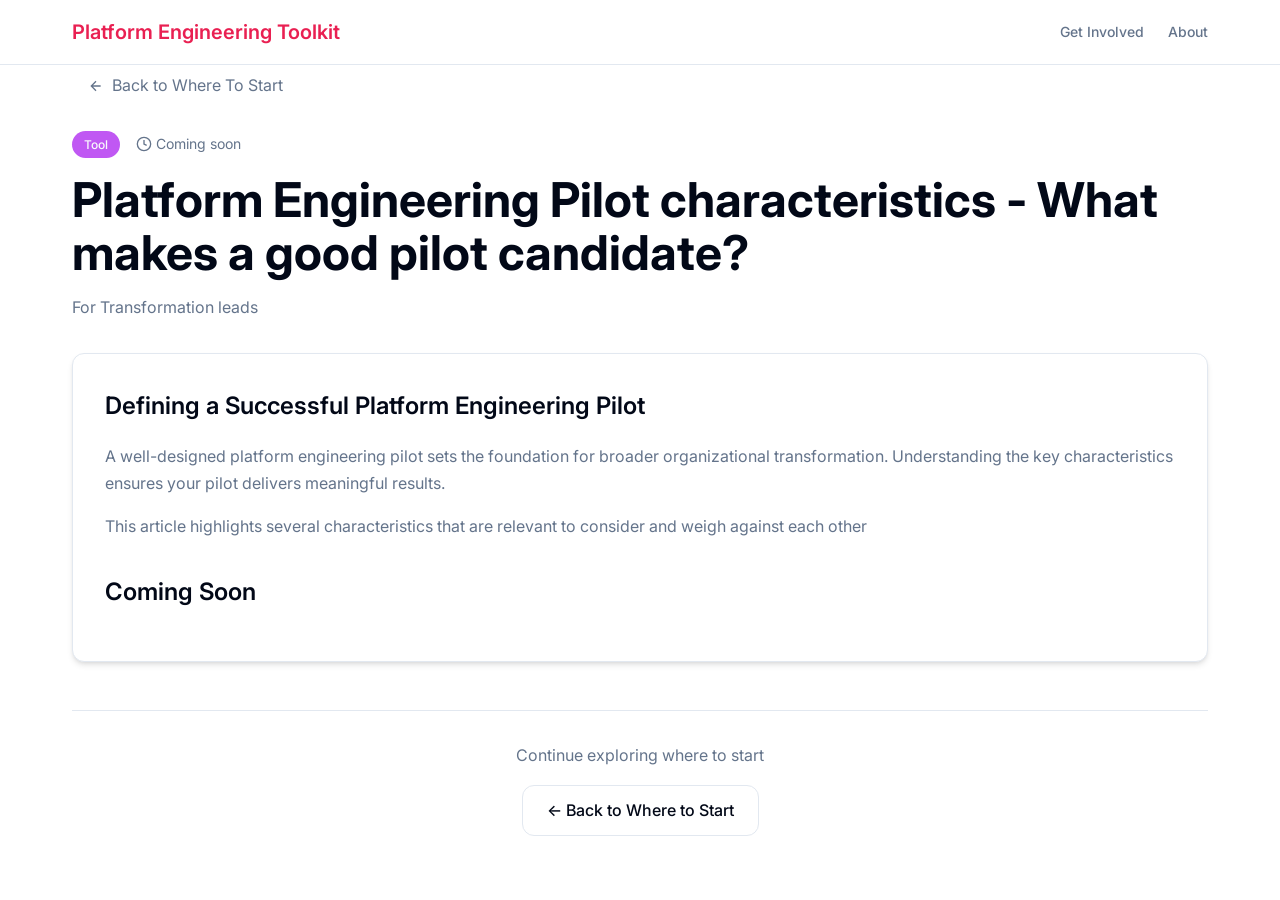
<file: article-pe-pilot-characteristics.html>
<!DOCTYPE html>
<html lang="en">
<head>
    <meta charset="UTF-8">
    <meta name="viewport" content="width=device-width, initial-scale=1.0">
    <title>Platform Engineering Pilot Characteristics - Platform Engineering Toolkit</title>
    <meta property="og:title" content="Platform Engineering Pilot Characteristics - Platform Engineering Toolkit">
    <meta name="description" content="Essential characteristics for successful platform engineering pilot projects.">
    <meta property="og:description" content="Essential characteristics for successful platform engineering pilot projects.">
    
    <meta name="author" content="Platform Engineering Toolkit">
    <meta name="keywords" content="platform engineering, devops, developer experience, internal platforms, cloud native">
    
    <meta property="og:type" content="website">
    <meta property="og:image" content="ShareableIcon.png"/>
    <meta property="og:image:secure_url" content="ShareableIcon.png"/>
    <meta property="og:image:type" content="image/png"/>
    
    <meta name="twitter:card" content="summary_large_image">

    <link rel="icon" href="favicon.ico" sizes="32x32">
    <link rel="icon" href="android-chrome-512x512.png" type="image/png">
    <link rel="apple-touch-icon" href="apple-touch-icon.png"><!-- 180×180 -->

    <link rel="stylesheet" href="styles.css">
    <link rel="preconnect" href="https://fonts.googleapis.com">
    <link rel="preconnect" href="https://fonts.gstatic.com" crossorigin>
    <link href="https://fonts.googleapis.com/css2?family=Inter:wght@400;500;600;700&display=swap" rel="stylesheet">
</head>
<body>
    <!-- Header -->
    <header class="header">
        <div class="container">
            <nav class="nav">
                <a href="index.html" class="nav-brand">Platform Engineering Toolkit</a>
                <div class="nav-links">
                    <a href="get-involved.html" class="nav-link">Get Involved</a>
                    <a href="about.html" class="nav-link">About</a>
                </div>
            </nav>
        </div>
    </header>

    <!-- Main Content -->
    <main>
        <div class="container">
            <div class="article-header">
                <a href="where-to-start.html" class="back-btn">
                    <svg width="16" height="16" viewBox="0 0 24 24" fill="none" stroke="currentColor" stroke-width="2">
                        <path d="M19 12H5m7-7l-7 7 7 7"/>
                    </svg>
                    Back to Where To Start
                </a>
                <div class="article-meta">
                    <span class="badge">Tool</span>
                    <div class="meta-item">
                        <svg width="16" height="16" viewBox="0 0 24 24" fill="none" stroke="currentColor" stroke-width="2">
                            <circle cx="12" cy="12" r="10"/>
                            <polyline points="12,6 12,12 16,14"/>
                        </svg>
                        Coming soon
                    </div>

                </div>
                <h1 class="article-title">Platform Engineering Pilot characteristics - What makes a good pilot candidate?</h1>
                <p class="article-audience">For Transformation leads</p>
            </div>

            <div class="article-content">
                <div class="prose">
                    <h2>Defining a Successful Platform Engineering Pilot</h2>
                    <p>A well-designed platform engineering pilot sets the foundation for broader organizational transformation. Understanding the key characteristics ensures your pilot delivers meaningful results. </p>
                    <p>This article highlights several characteristics that are relevant to consider and weigh against each other</p>

                    <h2>Coming Soon</h2>
                </div>
            </div>

            <!-- Navigation -->
            <div class="article-nav">
                <p class="article-nav-text">Continue exploring where to start</p>
                <div class="article-nav-buttons">
                    <a href="where-to-start.html" class="btn-outline">← Back to Where to Start</a>
                </div>
            </div>
        </div>
    </main>

    <script src="script.js"></script>
</body>
</html>
</file>
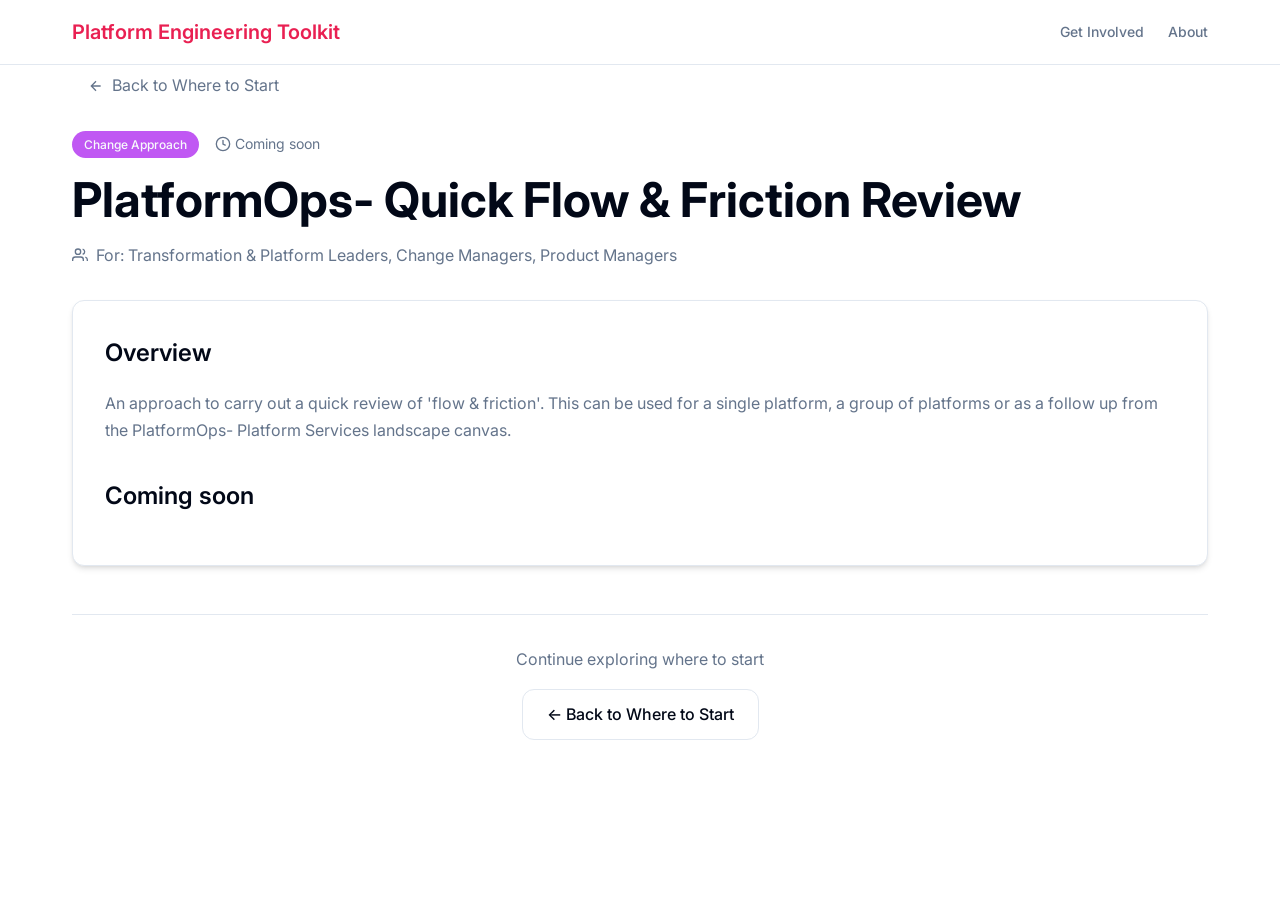
<file: article-platform-flow-quick-evaluation.html>
<!DOCTYPE html>
<html lang="en">
<head>
    <meta charset="UTF-8">
    <meta name="viewport" content="width=device-width, initial-scale=1.0">
    <title>Quick Flow & Friction Review - Platform Engineering Toolkit</title>
    <meta property="og:title" content="Quick Flow & Friction Review - Platform Engineering Toolkit">
    <meta name="description" content="Guidance in designing adaptive, socio-technical systems using Wardley mapping, Domain Driven Design & Team Topologies.">
    <meta property="og:description" content="Guidance in designing adaptive, socio-technical systems using Wardley mapping, Domain Driven Design & Team Topologies.">
    
    <meta name="author" content="Platform Engineering Toolkit">
    <meta name="keywords" content="platform engineering, devops, developer experience, internal platforms, cloud native">
    
    <meta property="og:type" content="website">
    <meta property="og:image" content="ShareableIcon.png"/>
    <meta property="og:image:secure_url" content="ShareableIcon.png"/>
    <meta property="og:image:type" content="image/png"/>
    
    <meta name="twitter:card" content="summary_large_image">

    <link rel="icon" href="favicon.ico" sizes="32x32">
    <link rel="icon" href="android-chrome-512x512.png" type="image/png">
    <link rel="apple-touch-icon" href="apple-touch-icon.png"><!-- 180×180 -->

    <link rel="stylesheet" href="styles.css">
    <link rel="preconnect" href="https://fonts.googleapis.com">
    <link rel="preconnect" href="https://fonts.gstatic.com" crossorigin>
    <link href="https://fonts.googleapis.com/css2?family=Inter:wght@400;500;600;700&display=swap" rel="stylesheet">
</head>
<body>
    <!-- Header -->
    <header class="header">
        <div class="container">
            <nav class="nav">
                <a href="index.html" class="nav-brand">Platform Engineering Toolkit</a>
                <div class="nav-links">
                    <a href="get-involved.html" class="nav-link">Get Involved</a>
                    <a href="about.html" class="nav-link">About</a>
                </div>
            </nav>
        </div>
    </header>

    <!-- Main Content -->
    <main>
        <div class="container">
            <!-- Article Header -->
            <div class="article-header">
                <a href="where-to-start.html" class="back-btn">
                    <svg width="16" height="16" viewBox="0 0 24 24" fill="none" stroke="currentColor" stroke-width="2">
                        <path d="M19 12H5m7-7l-7 7 7 7"/>
                    </svg>
                    Back to Where to Start
                </a>
                
                <div class="article-meta">
                    <span class="badge">Change Approach</span>
                    <div class="meta-item">
                        <svg width="16" height="16" viewBox="0 0 24 24" fill="none" stroke="currentColor" stroke-width="2">
                            <circle cx="12" cy="12" r="10"/>
                            <polyline points="12,6 12,12 16,14"/>
                        </svg>
                        Coming soon
                    </div>
                </div>
                
                <h1 class="article-title">PlatformOps- Quick Flow & Friction Review</h1>
                
                <div class="article-audience">
                    <svg width="16" height="16" viewBox="0 0 24 24" fill="none" stroke="currentColor" stroke-width="2">
                        <path d="M17 21v-2a4 4 0 0 0-4-4H5a4 4 0 0 0-4 4v2"/>
                        <circle cx="9" cy="7" r="4"/>
                        <path d="M23 21v-2a4 4 0 0 0-3-3.87"/>
                        <path d="M16 3.13a4 4 0 0 1 0 7.75"/>
                    </svg>
                    <span>For: Transformation & Platform Leaders, Change Managers, Product Managers</span>
                </div>
            </div>

            <!-- Article Content -->
            <div class="article-content">
                <div class="prose">
                    <h2>Overview</h2>
                    <p>An approach to carry out a quick review of 'flow & friction'. This can be used for a single platform, a group of platforms or as a follow up from the PlatformOps- Platform Services landscape canvas.</p>

                    <h2>Coming soon</h2>
                </div>
            </div>

            <!-- Article Navigation -->
            <div class="article-nav">
                <p class="article-nav-text">Continue exploring where to start</p>
                <div class="article-nav-buttons">
                    <a href="where-to-start.html" class="btn-outline">← Back to Where to Start</a>
                </div>
            </div>
        </div>
    </main>

    <script src="script.js"></script>
</body>
</html>
</file>
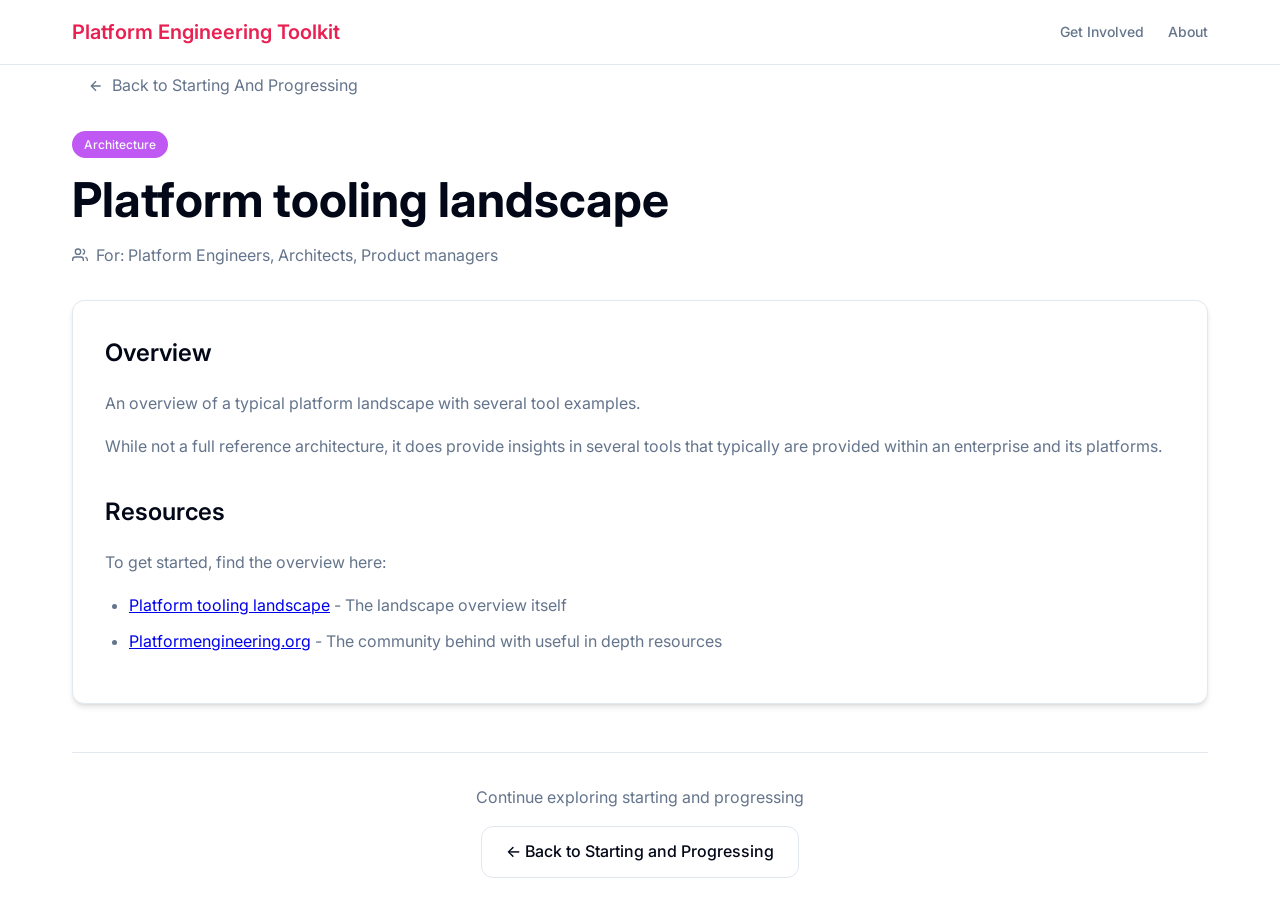
<file: article-platform-tooling-landscape.html>
<!DOCTYPE html>
<html lang="en">
<head>
    <meta charset="UTF-8">
    <meta name="viewport" content="width=device-width, initial-scale=1.0">
    <title>Platform Tooling Landscape - Platform Engineering Toolkit</title>
    <meta property="og:title" content="Platform Tooling Landscape - Platform Engineering Toolkit">
    <meta name="description" content="Guidance in designing adaptive, socio-technical systems using Wardley mapping, Domain Driven Design & Team Topologies.">
    <meta property="og:description" content="Guidance in designing adaptive, socio-technical systems using Wardley mapping, Domain Driven Design & Team Topologies.">
    
    <meta name="author" content="Platform Engineering Toolkit">
    <meta name="keywords" content="platform engineering, devops, developer experience, internal platforms, cloud native">
    
    <meta property="og:type" content="website">
    <meta property="og:image" content="ShareableIcon.png"/>
    <meta property="og:image:secure_url" content="ShareableIcon.png"/>
    <meta property="og:image:type" content="image/png"/>
    
    <meta name="twitter:card" content="summary_large_image">

    <link rel="icon" href="favicon.ico" sizes="32x32">
    <link rel="icon" href="android-chrome-512x512.png" type="image/png">
    <link rel="apple-touch-icon" href="apple-touch-icon.png"><!-- 180×180 -->

    <link rel="stylesheet" href="styles.css">
    <link rel="preconnect" href="https://fonts.googleapis.com">
    <link rel="preconnect" href="https://fonts.gstatic.com" crossorigin>
    <link href="https://fonts.googleapis.com/css2?family=Inter:wght@400;500;600;700&display=swap" rel="stylesheet">
</head>
<body>
    <!-- Header -->
    <header class="header">
        <div class="container">
            <nav class="nav">
                <a href="index.html" class="nav-brand">Platform Engineering Toolkit</a>
                <div class="nav-links">
                    <a href="get-involved.html" class="nav-link">Get Involved</a>
                    <a href="about.html" class="nav-link">About</a>
                </div>
            </nav>
        </div>
    </header>

    <!-- Main Content -->
    <main>
        <div class="container">
            <!-- Article Header -->
            <div class="article-header">
                <a href="starting-and-progressing.html" class="back-btn">
                    <svg width="16" height="16" viewBox="0 0 24 24" fill="none" stroke="currentColor" stroke-width="2">
                        <path d="M19 12H5m7-7l-7 7 7 7"/>
                    </svg>
                    Back to Starting And Progressing
                </a>
                
                <div class="article-meta">
                    <span class="badge">Architecture</span>
                </div>
                
                <h1 class="article-title">Platform tooling landscape</h1>
                
                <div class="article-audience">
                    <svg width="16" height="16" viewBox="0 0 24 24" fill="none" stroke="currentColor" stroke-width="2">
                        <path d="M17 21v-2a4 4 0 0 0-4-4H5a4 4 0 0 0-4 4v2"/>
                        <circle cx="9" cy="7" r="4"/>
                        <path d="M23 21v-2a4 4 0 0 0-3-3.87"/>
                        <path d="M16 3.13a4 4 0 0 1 0 7.75"/>
                    </svg>
                    <span>For: Platform Engineers, Architects, Product managers</span>
                </div>
            </div>

            <!-- Article Content -->
            <div class="article-content">
                <div class="prose">
                    <h2>Overview</h2>
                    <p>An overview of a typical platform landscape with several tool examples.</p>
                    <p>While not a full reference architecture, it does provide insights in several tools that typically are provided within an enterprise and its platforms.</p>

                    <h2>Resources</h2>
                    <p>To get started, find the overview here:</p>
                    <ul>
                        <li><a href="https://platformengineering.org/platform-tooling" target="_blank" rel="noopener noreferrer">Platform tooling landscape</a> - The landscape overview itself</li>
                        <li><a href="https://platformengineering.org" target="_blank" rel="noopener noreferrer">Platformengineering.org</a> - The community behind with useful in depth resources</li>
                    </ul>
                </div>
            </div>

            <!-- Article Navigation -->
            <div class="article-nav">
                <p class="article-nav-text">Continue exploring starting and progressing</p>
                <div class="article-nav-buttons">
                    <a href="starting-and-progressing.html" class="btn-outline">← Back to Starting and Progressing</a>
                </div>
            </div>
        </div>
    </main>

    <script src="script.js"></script>
</body>
</html>
</file>
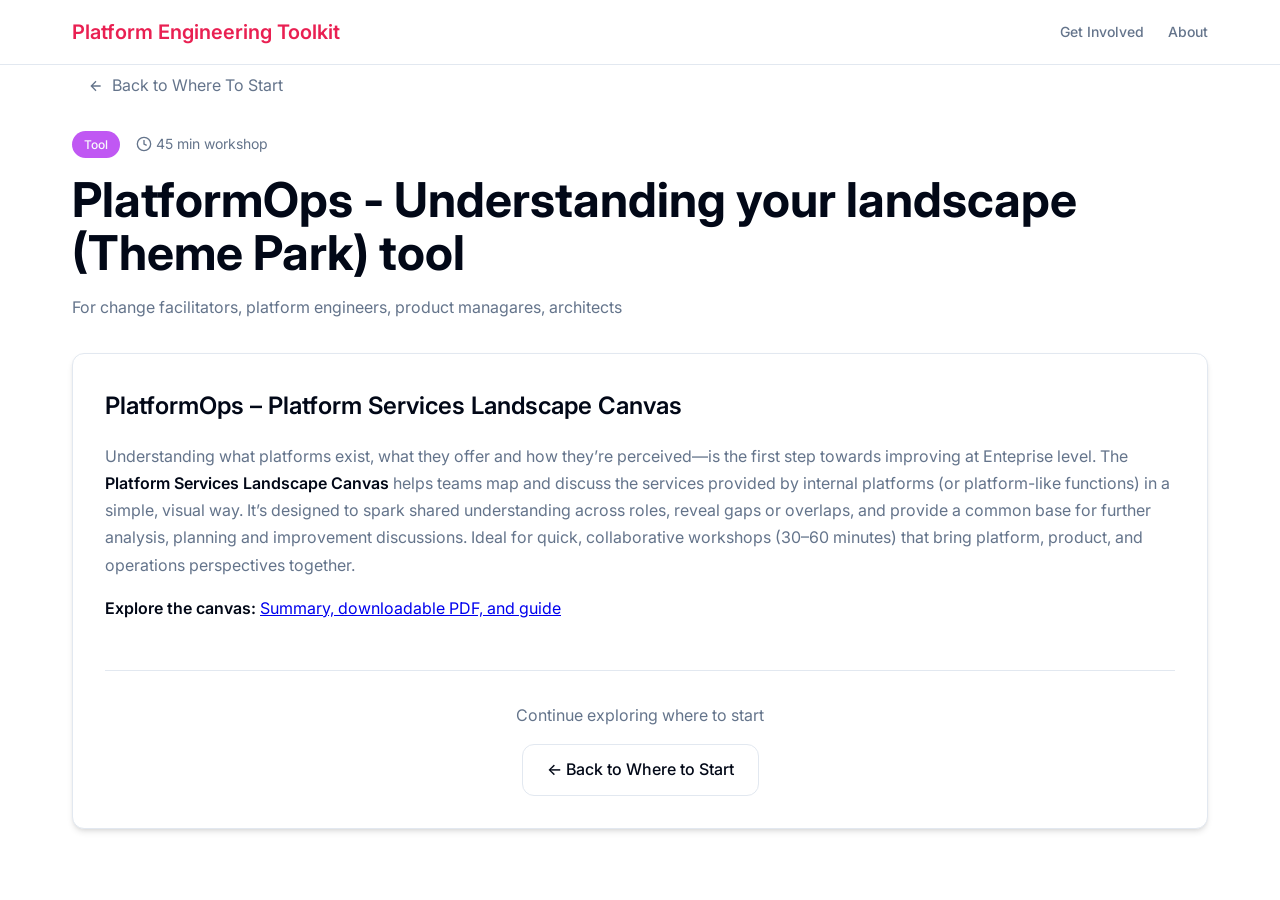
<file: article-platformops-landscape.html>
<!DOCTYPE html>
<html lang="en">
<head>
    <meta charset="UTF-8">
    <meta name="viewport" content="width=device-width, initial-scale=1.0">
    <title>PlatformOps- Platform Services Landscape Canvas - Platform Engineering Toolkit</title>
    <meta property="og:title" content="PlatformOps- Platform Services Landscape Canvas - Platform Engineering Toolkit">
    <meta name="description" content="Understanding your platform services landscape.">
    <meta property="og:description" content="Understanding your platform services landscape.">
    
    <meta name="author" content="Platform Engineering Toolkit">
    <meta name="keywords" content="platform engineering, devops, developer experience, internal platforms, cloud native">
    
    <meta property="og:type" content="website">
    <meta property="og:image" content="ShareableIcon.png"/>
    <meta property="og:image:secure_url" content="ShareableIcon.png"/>
    <meta property="og:image:type" content="image/png"/>
    
    <meta name="twitter:card" content="summary_large_image">

    <link rel="icon" href="favicon.ico" sizes="32x32">
    <link rel="icon" href="android-chrome-512x512.png" type="image/png">
    <link rel="apple-touch-icon" href="apple-touch-icon.png"><!-- 180×180 -->

    <link rel="stylesheet" href="styles.css">
    <link rel="preconnect" href="https://fonts.googleapis.com">
    <link rel="preconnect" href="https://fonts.gstatic.com" crossorigin>
    <link href="https://fonts.googleapis.com/css2?family=Inter:wght@400;500;600;700&display=swap" rel="stylesheet">
</head>
<body>
    <!-- Header -->
    <header class="header">
        <div class="container">
            <nav class="nav">
                <a href="index.html" class="nav-brand">Platform Engineering Toolkit</a>
                <div class="nav-links">
                    <a href="get-involved.html" class="nav-link">Get Involved</a>
                    <a href="about.html" class="nav-link">About</a>
                </div>
            </nav>
        </div>
    </header>

    <!-- Main Content -->
    <main>
        <div class="container">
            <div class="article-header">
                <a href="where-to-start.html" class="back-btn">
                    <svg width="16" height="16" viewBox="0 0 24 24" fill="none" stroke="currentColor" stroke-width="2">
                        <path d="M19 12H5m7-7l-7 7 7 7"/>
                    </svg>
                    Back to Where To Start
                </a>
                <div class="article-meta">
                    <span class="badge">Tool</span>
                    <div class="meta-item">
                            <svg width="16" height="16" viewBox="0 0 24 24" fill="none" stroke="currentColor" stroke-width="2">
                                <circle cx="12" cy="12" r="10"/>
                                <polyline points="12,6 12,12 16,14"/>
                            </svg>
                            45 min workshop
                     </div>
                </div>
                <h1 class="article-title">PlatformOps - Understanding your landscape (Theme Park) tool</h1>
                <p class="article-audience">For change facilitators, platform engineers, product managares, architects</p>
            </div>

            <div class="article-content">
                <div class="prose">
                    <h2>PlatformOps – Platform Services Landscape Canvas</h2>

                    <p>
                        Understanding what platforms exist, what they offer and how they’re perceived—is the first step towards improving at Enteprise level.
                        The <strong>Platform Services Landscape Canvas</strong> helps teams map and discuss the services provided by internal
                        platforms (or platform-like functions) in a simple, visual way. It’s designed to spark shared understanding across roles,
                        reveal gaps or overlaps, and provide a common base for further analysis, planning and improvement discussions. Ideal for quick, collaborative
                        workshops (30–60 minutes) that bring platform, product, and operations perspectives together.
                    </p>

                    <p>
                        <strong>Explore the canvas:</strong>
                        <a href="https://valuecraftstudio.com/platformops-landscape" target="_blank" rel="noopener">
                        Summary, downloadable PDF, and guide
                        </a>
                    </p>
                 
                </div>

            <!-- Navigation -->
            <div class="article-nav">
                <p class="article-nav-text">Continue exploring where to start</p>
                <div class="article-nav-buttons">
                    <a href="where-to-start.html" class="btn-outline">← Back to Where to Start</a>
                </div>
            </div>
        </div>
    </main>

    <script src="script.js"></script>
</body>
</html>
</file>
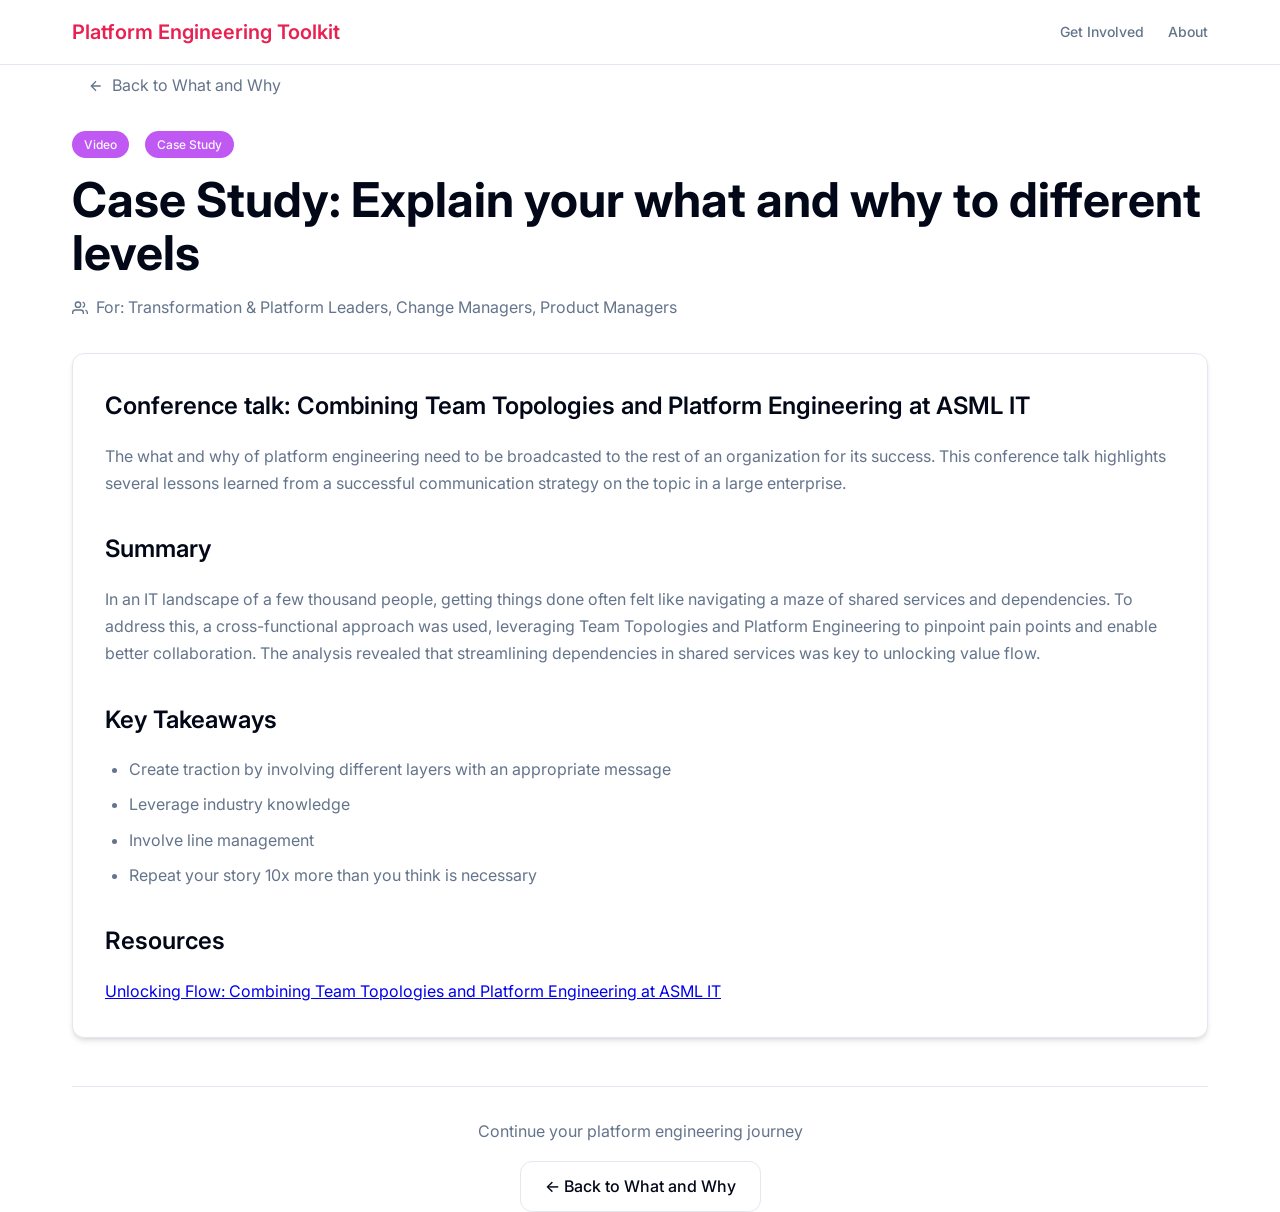
<file: article-storytelling-different-levels.html>
<!DOCTYPE html>
<html lang="en">
<head>
    <meta charset="UTF-8">
    <meta name="viewport" content="width=device-width, initial-scale=1.0">
    <title>Story Telling on Different Levels - Platform Engineering Toolkit</title>
    <meta property="og:title" content="Story Telling on Different Levels - Platform Engineering Toolkit">
    <meta name="description" content="Guidance in designing adaptive, socio-technical systems using Wardley mapping, Domain Driven Design & Team Topologies.">
    <meta property="og:description" content="Guidance in designing adaptive, socio-technical systems using Wardley mapping, Domain Driven Design & Team Topologies.">
    
    <meta name="author" content="Platform Engineering Toolkit">
    <meta name="keywords" content="platform engineering, devops, developer experience, internal platforms, cloud native">
    
    <meta property="og:type" content="website">
    <meta property="og:image" content="ShareableIcon.png"/>
    <meta property="og:image:secure_url" content="ShareableIcon.png"/>
    <meta property="og:image:type" content="image/png"/>
    
    <meta name="twitter:card" content="summary_large_image">

    <link rel="icon" href="favicon.ico" sizes="32x32">
    <link rel="icon" href="android-chrome-512x512.png" type="image/png">
    <link rel="apple-touch-icon" href="apple-touch-icon.png"><!-- 180×180 -->

    <link rel="stylesheet" href="styles.css">
    <link rel="preconnect" href="https://fonts.googleapis.com">
    <link rel="preconnect" href="https://fonts.gstatic.com" crossorigin>
    <link href="https://fonts.googleapis.com/css2?family=Inter:wght@400;500;600;700&display=swap" rel="stylesheet">
</head>
<body>
    <!-- Header -->
    <header class="header">
        <div class="container">
            <nav class="nav">
                <a href="index.html" class="nav-brand">Platform Engineering Toolkit</a>
                <div class="nav-links">
                    <a href="get-involved.html" class="nav-link">Get Involved</a>
                    <a href="about.html" class="nav-link">About</a>
                </div>
            </nav>
        </div>
    </header>

    <!-- Main Content -->
    <main>
        <div class="container">
            <!-- Article Header -->
            <div class="article-header">
                <a href="what-and-why.html" class="back-btn">
                    <svg width="16" height="16" viewBox="0 0 24 24" fill="none" stroke="currentColor" stroke-width="2">
                        <path d="M19 12H5m7-7l-7 7 7 7"/>
                    </svg>
                    Back to What and Why
                </a>
                
                <div class="article-meta">
                    <span class="badge">Video</span>
                    <span class="badge">Case Study</span>
                </div>
                
                <h1 class="article-title">Case Study: Explain your what and why to different levels </h1>
                
                <div class="article-audience">
                    <svg width="16" height="16" viewBox="0 0 24 24" fill="none" stroke="currentColor" stroke-width="2">
                        <path d="M17 21v-2a4 4 0 0 0-4-4H5a4 4 0 0 0-4 4v2"/>
                        <circle cx="9" cy="7" r="4"/>
                        <path d="M23 21v-2a4 4 0 0 0-3-3.87"/>
                        <path d="M16 3.13a4 4 0 0 1 0 7.75"/>
                    </svg>
                    <span>For: Transformation & Platform Leaders, Change Managers, Product Managers</span>
                </div>
            </div>

            <!-- Article Content -->
            <div class="article-content">
                <div class="prose">
 
                    <h2>Conference talk: Combining Team Topologies and Platform Engineering at ASML IT</h2>
                    <p>The what and why of platform engineering need to be broadcasted to the rest of an organization for its success. This conference talk highlights several lessons learned from a successful communication strategy on the topic in a large enterprise.</p>
                    
                    <h2>Summary</h2>
                    <p>In an IT landscape of a few thousand people, getting things done often felt like navigating a maze of shared services and dependencies. To address this, a cross-functional approach was used, leveraging Team Topologies and Platform Engineering to pinpoint pain points and enable better collaboration. The analysis revealed that streamlining dependencies in shared services was key to unlocking value flow.</p>
                    
                    <h2>Key Takeaways</h2>
  
                    <ul>
                        <li>Create traction by involving different layers with an appropriate message </li>
                        <li>Leverage industry knowledge</li>
                        <li>Involve line management</li>
                        <li>Repeat your story 10x more than you think is necessary</li>
                    </ul>

                    <h2>Resources</h2>
        
                    <a href="https://www.youtube.com/watch?v=UuY9VREki40&t=3s" target="_blank" rel="noopener noreferrer"> Unlocking Flow: Combining Team Topologies and Platform Engineering at ASML IT</a> 
                    
                </div>
            </div>

            <!-- Article Navigation -->
            <div class="article-nav">
                <p class="article-nav-text">Continue your platform engineering journey</p>
                <div class="article-nav-buttons">
                    <a href="what-and-why.html" class="btn-outline">← Back to What and Why</a>
                </div>
            </div>
        </div>
    </main>

    <script src="script.js"></script>
</body>
</html>
</file>
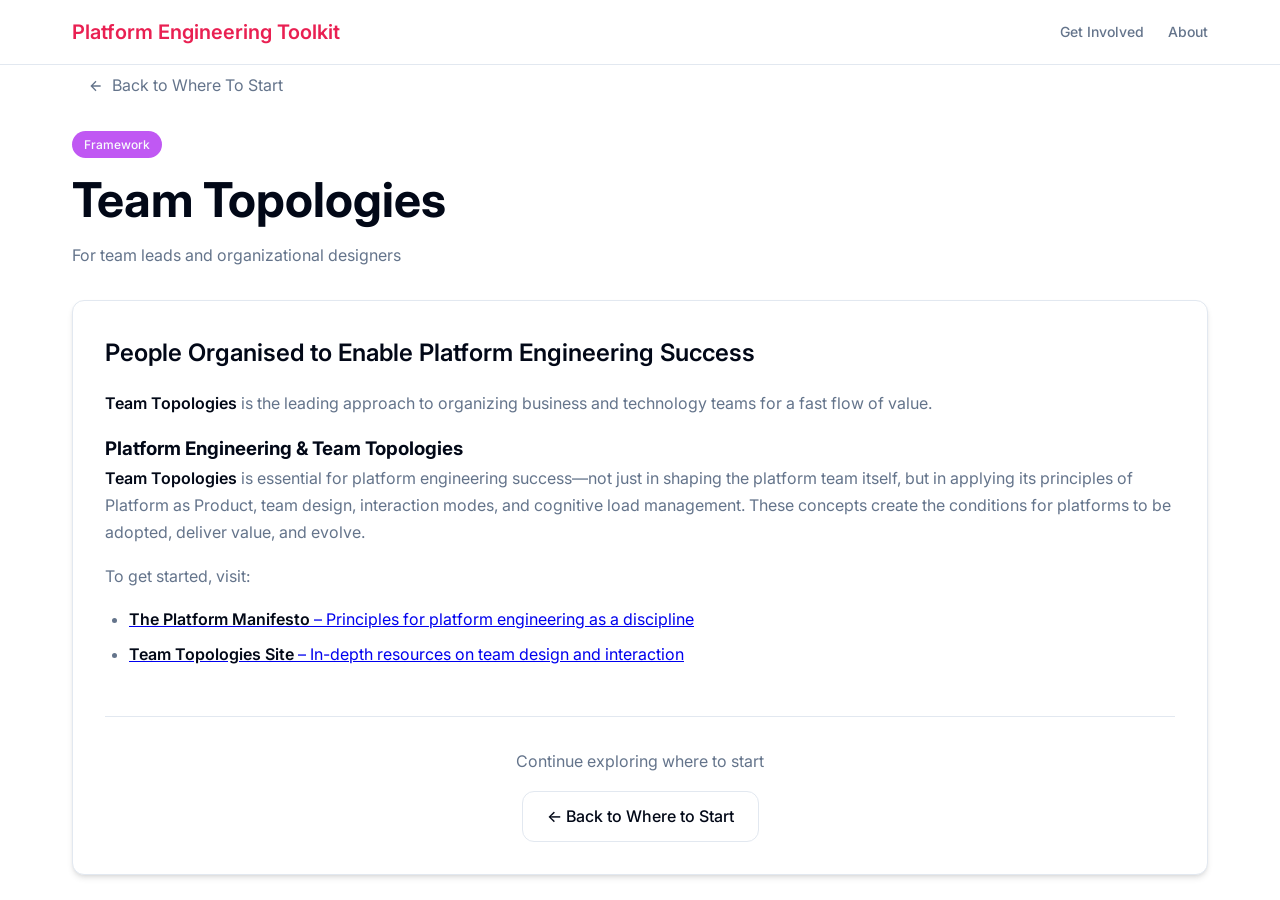
<file: article-team-topologies.html>
<!DOCTYPE html>
<html lang="en">
<head>
    <meta charset="UTF-8">
    <meta name="viewport" content="width=device-width, initial-scale=1.0">
    <title>Team Topologies - Platform Engineering Toolkit</title>
    <meta property="og:title" content="Team Topologies - Platform Engineering Toolkit">
    <meta name="description" content="Organize your teams for successful platform engineering using Team Topologies principles.">
    <meta property="og:description" content="Organize your teams for successful platform engineering using Team Topologies principles.">
    
    <meta name="author" content="Platform Engineering Toolkit">
    <meta name="keywords" content="platform engineering, devops, developer experience, internal platforms, cloud native">
    
    <meta property="og:type" content="website">
    <meta property="og:image" content="ShareableIcon.png"/>
    <meta property="og:image:secure_url" content="ShareableIcon.png"/>
    <meta property="og:image:type" content="image/png"/>
    
    <meta name="twitter:card" content="summary_large_image">

    <link rel="icon" href="favicon.ico" sizes="32x32">
    <link rel="icon" href="android-chrome-512x512.png" type="image/png">
    <link rel="apple-touch-icon" href="apple-touch-icon.png"><!-- 180×180 -->

    <link rel="stylesheet" href="styles.css">
    <link rel="preconnect" href="https://fonts.googleapis.com">
    <link rel="preconnect" href="https://fonts.gstatic.com" crossorigin>
    <link href="https://fonts.googleapis.com/css2?family=Inter:wght@400;500;600;700&display=swap" rel="stylesheet">
</head>
<body>
    <!-- Header -->
    <header class="header">
        <div class="container">
            <nav class="nav">
                <a href="index.html" class="nav-brand">Platform Engineering Toolkit</a>
                <div class="nav-links">
                    <a href="get-involved.html" class="nav-link">Get Involved</a>
                    <a href="about.html" class="nav-link">About</a>
                </div>
            </nav>
        </div>
    </header>

    <!-- Main Content -->
    <main>
        <div class="container">
            <div class="article-header">
                <a href="where-to-start.html" class="back-btn">
                    <svg width="16" height="16" viewBox="0 0 24 24" fill="none" stroke="currentColor" stroke-width="2">
                        <path d="M19 12H5m7-7l-7 7 7 7"/>
                    </svg>
                    Back to Where To Start
                </a>
                <div class="article-meta">
                    <span class="badge">Framework</span>
                </div>
                <h1 class="article-title">Team Topologies</h1>
                <p class="article-audience">For team leads and organizational designers</p>
            </div>

            <div class="article-content">
                   <div class="prose">
                      <h2>People Organised to Enable Platform Engineering Success</h2>

                      <p>
                        <strong>Team Topologies</strong> is the leading approach to organizing business and technology teams for a fast flow of value.
                      </p>

                      <h3>Platform Engineering & Team Topologies</h3>

                      <p>
                        <strong>Team Topologies</strong> is essential for platform engineering success—not just in shaping the platform team itself, 
                        but in applying its principles of Platform as Product, team design, interaction modes, and cognitive load management. 
                        These concepts create the conditions for platforms to be adopted, deliver value, and evolve.
                      </p>

                      <p>To get started, visit:</p>

                      <ul>
                        <li>
                          <a href="https://teamtopologies.com/platform-manifesto" target="_blank" rel="noopener">
                            <strong>The Platform Manifesto</strong> – Principles for platform engineering as a discipline
                          </a>
                        </li>
                        <li>
                          <a href="https://teamtopologies.com/" target="_blank" rel="noopener">
                            <strong>Team Topologies Site</strong> – In-depth resources on team design and interaction
                          </a>
                        </li>
                      </ul>
                    </div>

            <!-- Navigation -->
            <div class="article-nav">
                <p class="article-nav-text">Continue exploring where to start</p>
                <div class="article-nav-buttons">
                    <a href="where-to-start.html" class="btn-outline">← Back to Where to Start</a>
                </div>
            </div>
        </div>
    </main>

    <script src="script.js"></script>
</body>
</html>
</file>
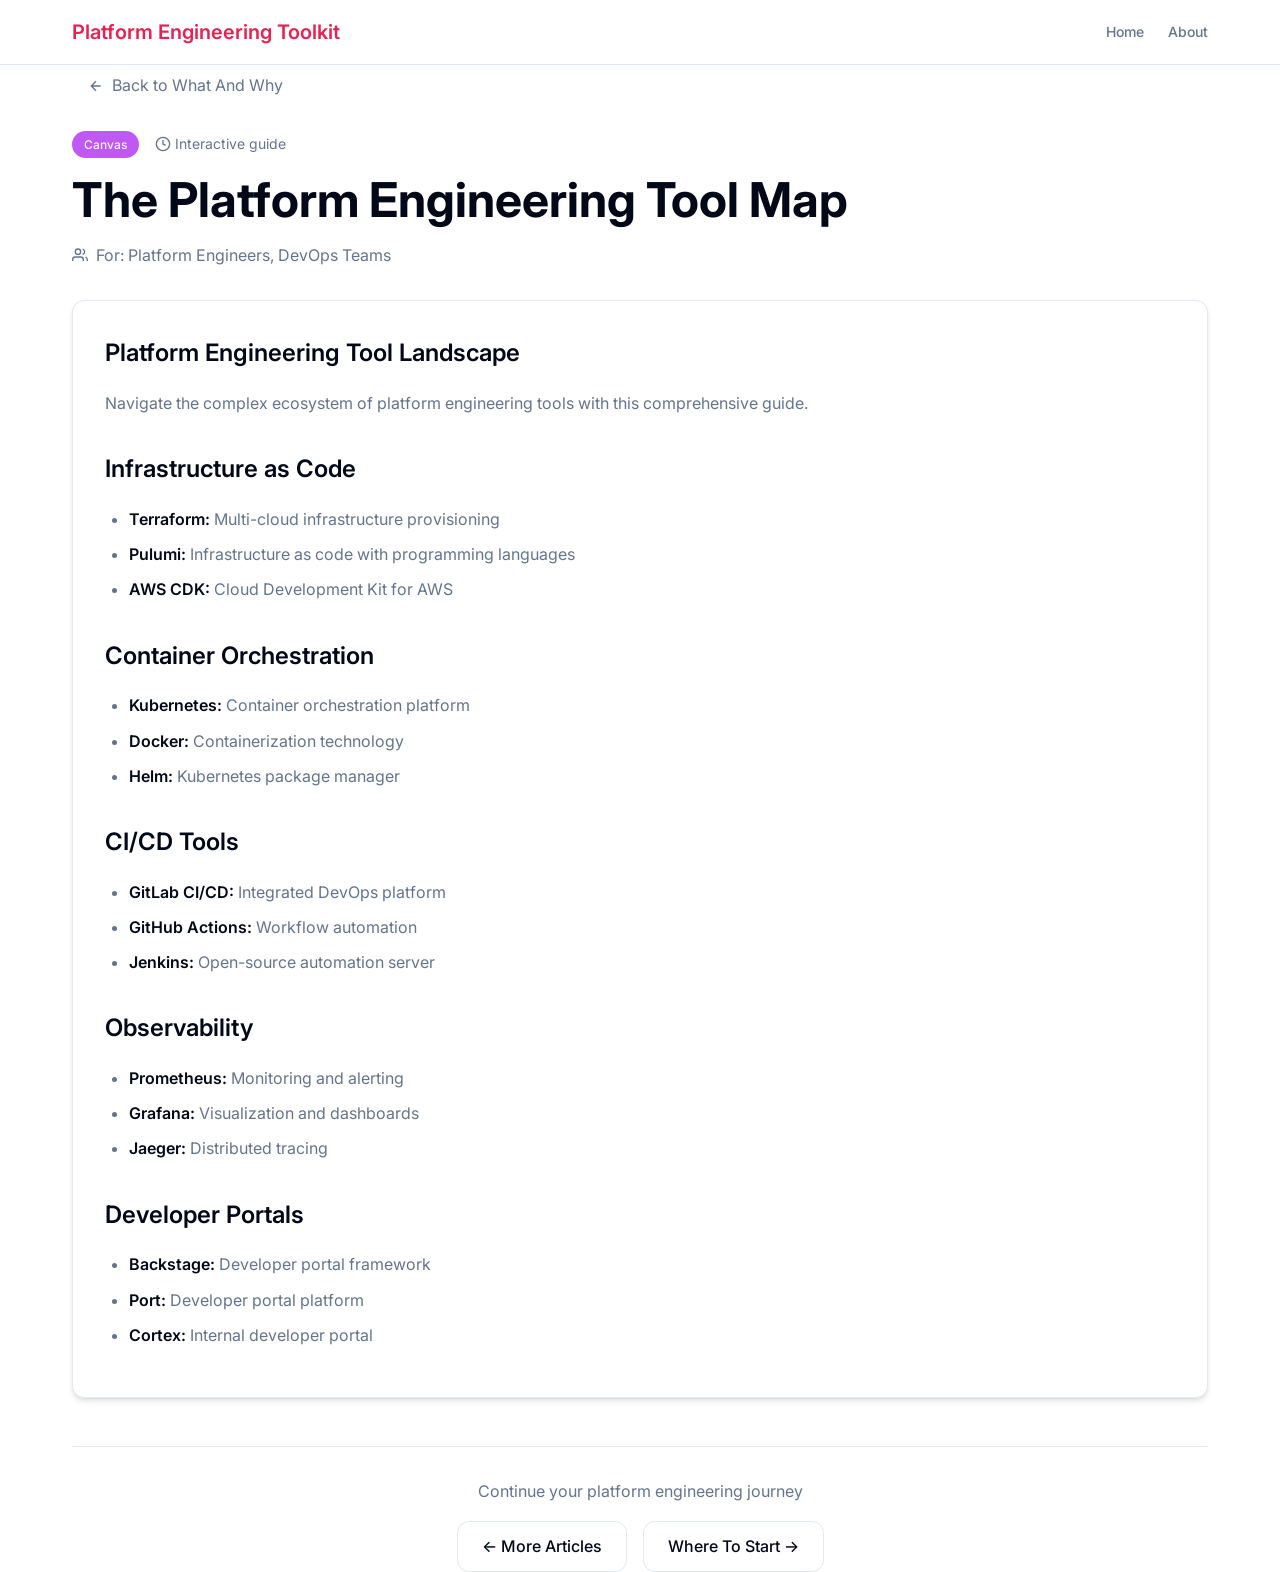
<file: article-tool-map.html>
<!DOCTYPE html>
<html lang="en">
<head>
    <meta charset="UTF-8">
    <meta name="viewport" content="width=device-width, initial-scale=1.0">
    <title>The Platform Engineering Tool Map - Platform Engineering Toolkit</title>
    <meta name="description" content="Navigate the complex ecosystem of platform engineering tools with this comprehensive interactive guide.">
    <link rel="stylesheet" href="styles.css">
    <link rel="preconnect" href="https://fonts.googleapis.com">
    <link rel="preconnect" href="https://fonts.gstatic.com" crossorigin>
    <link href="https://fonts.googleapis.com/css2?family=Inter:wght@400;500;600;700&display=swap" rel="stylesheet">
</head>
<body>
    <!-- Header -->
    <header class="header">
        <div class="container">
            <nav class="nav">
                <a href="index.html" class="nav-brand">Platform Engineering Toolkit</a>
                <div class="nav-links">
                    <a href="index.html" class="nav-link">Home</a>
                    <a href="about.html" class="nav-link">About</a>
                </div>
            </nav>
        </div>
    </header>

    <!-- Main Content -->
    <main>
        <div class="container">
            <!-- Article Header -->
            <div class="article-header">
                <a href="what-and-why.html" class="back-btn">
                    <svg width="16" height="16" viewBox="0 0 24 24" fill="none" stroke="currentColor" stroke-width="2">
                        <path d="M19 12H5m7-7l-7 7 7 7"/>
                    </svg>
                    Back to What And Why
                </a>
                
                <div class="article-meta">
                    <span class="badge">Canvas</span>
                    <div class="meta-item">
                        <svg width="16" height="16" viewBox="0 0 24 24" fill="none" stroke="currentColor" stroke-width="2">
                            <circle cx="12" cy="12" r="10"/>
                            <polyline points="12,6 12,12 16,14"/>
                        </svg>
                        Interactive guide
                    </div>
                </div>
                
                <h1 class="article-title">The Platform Engineering Tool Map</h1>
                
                <div class="article-audience">
                    <svg width="16" height="16" viewBox="0 0 24 24" fill="none" stroke="currentColor" stroke-width="2">
                        <path d="M17 21v-2a4 4 0 0 0-4-4H5a4 4 0 0 0-4 4v2"/>
                        <circle cx="9" cy="7" r="4"/>
                        <path d="M23 21v-2a4 4 0 0 0-3-3.87"/>
                        <path d="M16 3.13a4 4 0 0 1 0 7.75"/>
                    </svg>
                    <span>For: Platform Engineers, DevOps Teams</span>
                </div>
            </div>

            <!-- Article Content -->
            <div class="article-content">
                <div class="prose">
                    <h2>Platform Engineering Tool Landscape</h2>
                    <p>Navigate the complex ecosystem of platform engineering tools with this comprehensive guide.</p>
                    
                    <h2>Infrastructure as Code</h2>
                    <ul>
                        <li><strong>Terraform:</strong> Multi-cloud infrastructure provisioning</li>
                        <li><strong>Pulumi:</strong> Infrastructure as code with programming languages</li>
                        <li><strong>AWS CDK:</strong> Cloud Development Kit for AWS</li>
                    </ul>

                    <h2>Container Orchestration</h2>
                    <ul>
                        <li><strong>Kubernetes:</strong> Container orchestration platform</li>
                        <li><strong>Docker:</strong> Containerization technology</li>
                        <li><strong>Helm:</strong> Kubernetes package manager</li>
                    </ul>

                    <h2>CI/CD Tools</h2>
                    <ul>
                        <li><strong>GitLab CI/CD:</strong> Integrated DevOps platform</li>
                        <li><strong>GitHub Actions:</strong> Workflow automation</li>
                        <li><strong>Jenkins:</strong> Open-source automation server</li>
                    </ul>

                    <h2>Observability</h2>
                    <ul>
                        <li><strong>Prometheus:</strong> Monitoring and alerting</li>
                        <li><strong>Grafana:</strong> Visualization and dashboards</li>
                        <li><strong>Jaeger:</strong> Distributed tracing</li>
                    </ul>

                    <h2>Developer Portals</h2>
                    <ul>
                        <li><strong>Backstage:</strong> Developer portal framework</li>
                        <li><strong>Port:</strong> Developer portal platform</li>
                        <li><strong>Cortex:</strong> Internal developer portal</li>
                    </ul>
                </div>
            </div>

            <!-- Article Navigation -->
            <div class="article-nav">
                <p class="article-nav-text">Continue your platform engineering journey</p>
                <div class="article-nav-buttons">
                    <a href="what-and-why.html" class="btn-outline">← More Articles</a>
                    <a href="where-to-start.html" class="btn-outline">Where To Start →</a>
                </div>
            </div>
        </div>
    </main>

    <script src="script.js"></script>
</body>
</html>
</file>
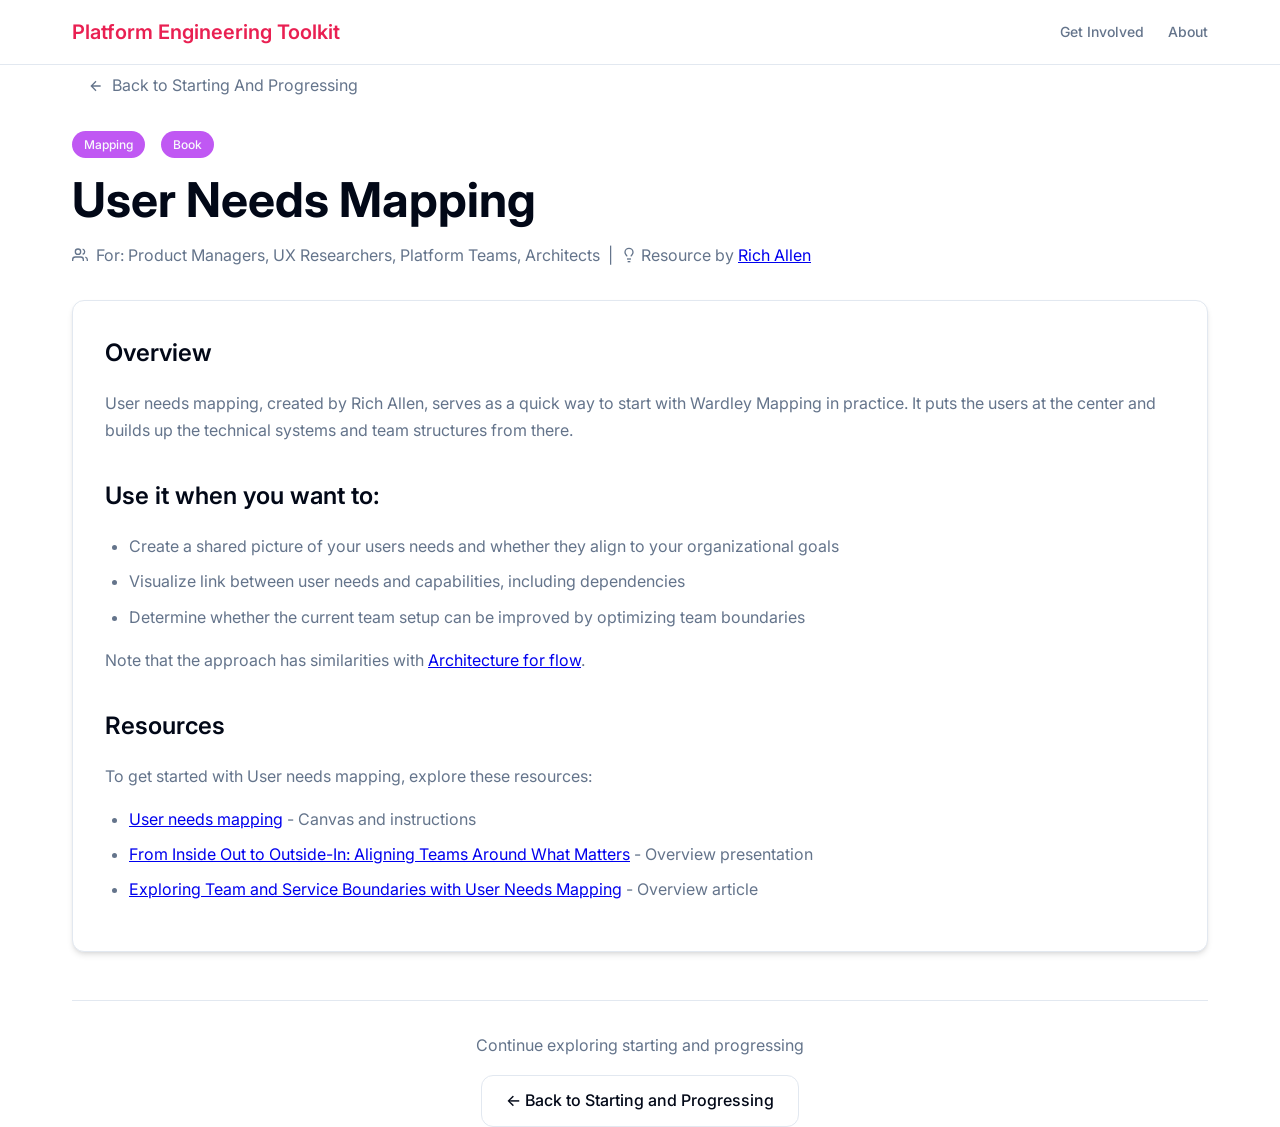
<file: article-user-needs-mapping.html>
<!DOCTYPE html>
<html lang="en">
<head>
    <meta charset="UTF-8">
    <meta name="viewport" content="width=device-width, initial-scale=1.0">
    <title>User Needs Mapping - Platform Engineering Toolkit</title>
    <meta name="description" content="Guidance in designing adaptive, socio-technical systems using Wardley mapping, Domain Driven Design & Team Topologies.">
    <meta property="og:description" content="Guidance in designing adaptive, socio-technical systems using Wardley mapping, Domain Driven Design & Team Topologies.">
    
    <meta name="author" content="Platform Engineering Toolkit">
    <meta name="keywords" content="platform engineering, devops, developer experience, internal platforms, cloud native">
    
    <meta property="og:title" content="User Needs Mapping - Platform Engineering Toolkit">
    <meta property="og:type" content="website">
    <meta property="og:image" content="ShareableIcon.png"/>
    <meta property="og:image:secure_url" content="ShareableIcon.png"/>
    <meta property="og:image:type" content="image/png"/>
    
    <meta name="twitter:card" content="summary_large_image">

    <link rel="icon" href="favicon.ico" sizes="32x32">
    <link rel="icon" href="android-chrome-512x512.png" type="image/png">
    <link rel="apple-touch-icon" href="apple-touch-icon.png"><!-- 180×180 -->

    <link rel="stylesheet" href="styles.css">
    <link rel="preconnect" href="https://fonts.googleapis.com">
    <link rel="preconnect" href="https://fonts.gstatic.com" crossorigin>
    <link href="https://fonts.googleapis.com/css2?family=Inter:wght@400;500;600;700&display=swap" rel="stylesheet">
</head>
<body>
    <!-- Header -->
    <header class="header">
        <div class="container">
            <nav class="nav">
                <a href="index.html" class="nav-brand">Platform Engineering Toolkit</a>
                <div class="nav-links">
                    <a href="get-involved.html" class="nav-link">Get Involved</a>
                    <a href="about.html" class="nav-link">About</a>
                </div>
            </nav>
        </div>
    </header>

    <!-- Main Content -->
    <main>
        <div class="container">
            <!-- Article Header -->
            <div class="article-header">
                <a href="starting-and-progressing.html" class="back-btn">
                    <svg width="16" height="16" viewBox="0 0 24 24" fill="none" stroke="currentColor" stroke-width="2">
                        <path d="M19 12H5m7-7l-7 7 7 7"/>
                    </svg>
                    Back to Starting And Progressing
                </a>
                
                <div class="article-meta">
                    <span class="badge">Mapping</span>
                    <span class="badge">Book</span>
                </div>
                
                <h1 class="article-title">User Needs Mapping</h1>
                
                <div class="article-audience">
                    <svg width="16" height="16" viewBox="0 0 24 24" fill="none" stroke="currentColor" stroke-width="2">
                        <path d="M17 21v-2a4 4 0 0 0-4-4H5a4 4 0 0 0-4 4v2"/>
                        <circle cx="9" cy="7" r="4"/>
                        <path d="M23 21v-2a4 4 0 0 0-3-3.87"/>
                        <path d="M16 3.13a4 4 0 0 1 0 7.75"/>
                    </svg>
                    <span>For: Product Managers, UX Researchers, Platform Teams, Architects</span>
                    |
                    <span style=" display: inline-flex; align-items: center; gap: 0.25rem;">
                        
                        <svg width="16" height="16" viewBox="0 0 24 24" fill="none" stroke="currentColor" stroke-width="2">
                            <path d="M15 14c.2-1 .7-1.7 1.5-2.5 1-.9 1.5-2.2 1.5-3.5A6 6 0 0 0 6 8c0 1 .2 2.2 1.5 3.5.7.7 1.3 1.5 1.5 2.5"/>
                            <path d="M9 18h6"/>
                            <path d="M10 22h4"/>
                        </svg>
                        Resource by <a href="https://richallen.info" target="_blank" rel="noopener noreferrer">Rich Allen</a>
                    </span>
                </div>
            </div>

            <!-- Article Content -->
            <div class="article-content">
                <div class="prose">
                    <h2>Overview</h2>
                    <p>User needs mapping, created by Rich Allen, serves as a quick way to start with Wardley Mapping in practice. It puts the users at the center and builds up the technical systems and team structures from there.</p>
                    
                    <h2>Use it when you want to:</h2>
                    <ul>
                        <li>Create a shared picture of your users needs and whether they align to your organizational goals</li>
                        <li>Visualize link between user needs and capabilities, including dependencies</li>
                        <li>Determine whether the current team setup can be improved by optimizing team boundaries</li>
                    </ul>
                    <p>
                        Note that the approach has similarities with <a href="article-architecture-for-flow.html">Architecture for flow</a>.
                    </p>

                    <h2>Resources</h2>
                    <p>To get started with User needs mapping, explore these resources:</p>
                    <ul>
                        <li><a href="https://userneedsmapping.com/" target="_blank" rel="noopener noreferrer">User needs mapping</a> - Canvas and instructions</li>
                        <li><a href="https://www.youtube.com/watch?v=UYbTZzvk_C0" target="_blank" rel="noopener noreferrer">From Inside Out to Outside-In: Aligning Teams Around What Matters</a> - Overview presentation</li>
                        <li><a href="https://teamtopologies.com/key-concepts-content/exploring-team-and-service-boundaries-with-user-needs-mapping" target="_blank" rel="noopener noreferrer">Exploring Team and Service Boundaries with User Needs Mapping</a> - Overview article </li>
                    </ul>
                </div>
            </div>

            <!-- Article Navigation -->
            <div class="article-nav">
                <p class="article-nav-text">Continue exploring starting and progressing</p>
                <div class="article-nav-buttons">
                    <a href="starting-and-progressing.html" class="btn-outline">← Back to Starting and Progressing</a>
                </div>
            </div>
        </div>
    </main>

    <script src="script.js"></script>
</body>
</html>
</file>
<file: styles.css>
/* Reset and base styles */
* {
    margin: 0;
    padding: 0;
    box-sizing: border-box;
}

/* CSS Variables - Design System */
:root {
    --background: hsl(0 0% 100%);
    --foreground: hsl(222.2 84% 4.9%);
    --card: hsl(0 0% 100%);
    --card-foreground: hsl(222.2 84% 4.9%);
    --card-hover: hsl(345 82% 97%);
    --primary: hsl(345 82% 52%);
    --primary-foreground: hsl(210 40% 98%);
    --secondary: hsl(280 87% 65%);
    --secondary-foreground: hsl(210 40% 98%);
    --accent: hsl(45 93% 58%);
    --accent-foreground: hsl(222.2 84% 4.9%);
    --muted: hsl(210 40% 96%);
    --muted-foreground: hsl(215.4 16.3% 46.9%);
    --border: hsl(214.3 31.8% 91.4%);
    --hero-bg: linear-gradient(135deg, hsl(345 82% 52%) 0%, hsl(280 87% 65%) 50%, hsl(45 93% 58%) 100%);
    --card-shadow: 0 4px 6px -1px rgb(0 0 0 / 0.1), 0 2px 4px -2px rgb(0 0 0 / 0.1);
    --card-shadow-hover: 0 20px 40px -12px hsl(345 82% 52% / 0.25), 0 8px 16px -8px hsl(280 87% 65% / 0.3);
    --radius: 12px;
    --container-max-width: 1200px;
}

body {
    font-family: 'Inter', -apple-system, BlinkMacSystemFont, 'Segoe UI', Roboto, Oxygen, Ubuntu, Cantarell, sans-serif;
    background-color: var(--background);
    color: var(--foreground);
    line-height: 1.6;
    min-height: 100vh;
}

/* Container */
.container {
    max-width: var(--container-max-width);
    margin: 0 auto;
    padding: 0 1rem;
}

@media (min-width: 768px) {
    .container {
        padding: 0 2rem;
    }
}

/* Header */
.header {
    border-bottom: 1px solid var(--border);
    background: rgba(255, 255, 255, 0.95);
    backdrop-filter: blur(10px);
    position: sticky;
    top: 0;
    z-index: 100;
}

.nav {
    display: flex;
    align-items: center;
    justify-content: space-between;
    padding: 1rem 0;
}

.nav-brand {
    font-size: 1.25rem;
    font-weight: 600;
    color: var(--primary);
    text-decoration: none;
    transition: color 0.2s ease;
}

.nav-brand:hover {
    color: var(--accent);
}

.nav-links {
    display: flex;
    gap: 1.5rem;
}

.nav-link {
    font-size: 0.875rem;
    font-weight: 500;
    color: var(--muted-foreground);
    text-decoration: none;
    transition: color 0.2s ease;
}

.nav-link:hover,
.nav-link.active {
    color: var(--accent);
}

/* Hero Section */
.hero {
    background: linear-gradient(rgba(0,0,0,0.4), rgba(0,0,0,0.6)), url('src/assets/theme-park-hero.jpg');
    background-size: cover;
    background-position: center;
    border-radius: 1.5rem;
    margin: 4rem 0;
    min-height: 600px;
    display: flex;
    align-items: center;
    justify-content: center;
    overflow: hidden;
    position: relative;
}

.hero-content {
    text-align: center;
    padding: 5rem 2rem;
    position: relative;
    z-index: 10;
    max-width: 48rem;
}

.hero-title {
    font-size: 3rem;
    font-weight: 700;
    color: white;
    margin-bottom: 1.5rem;
    text-shadow: 0 4px 8px rgba(0,0,0,0.5);
    letter-spacing: -0.025em;
}

@media (min-width: 768px) {
    .hero-title {
        font-size: 4.5rem;
    }
}

.hero-description {
    font-size: 1.25rem;
    color: rgba(255, 255, 255, 0.9);
    margin-bottom: 3rem;
    line-height: 1.7;
    text-shadow: 0 2px 4px rgba(0,0,0,0.3);
}

@media (min-width: 768px) {
    .hero-description {
        font-size: 1.5rem;
    }
}

/* Hero Buttons */
.hero-buttons {
    display: flex;
    flex-direction: column;
    gap: 1rem;
    margin-bottom: 2rem;
}

@media (min-width: 640px) {
    .hero-buttons {
        flex-direction: row;
        justify-content: center;
    }
}

.btn {
    display: inline-flex;
    align-items: center;
    justify-content: center;
    gap: 0.5rem;
    padding: 1rem 2rem;
    font-size: 1.125rem;
    font-weight: 600;
    border-radius: var(--radius);
    text-decoration: none;
    transition: all 0.3s cubic-bezier(0.4, 0, 0.2, 1);
    box-shadow: var(--card-shadow);
    border: none;
    cursor: pointer;
    position: relative;
    overflow: hidden;
}

.btn:hover {
    transform: scale(1.05);
    box-shadow: var(--card-shadow-hover);
}

.btn-primary {
    background-color: var(--primary);
    color: var(--primary-foreground);
}

.btn-primary:hover {
    background-color: hsl(345 82% 47%);
}

.btn-secondary {
    background-color: var(--secondary);
    color: var(--secondary-foreground);
}

.btn-secondary:hover {
    background-color: hsl(280 87% 60%);
}

.btn-accent {
    background-color: var(--accent);
    color: var(--accent-foreground);
}

.btn-accent:hover {
    background-color: hsl(45 93% 53%);
}

.btn-icon {
    width: 20px;
    height: 20px;
}

/* Hero Divider */
.hero-divider {
    width: 8rem;
    height: 0.5rem;
    background: var(--hero-bg);
    margin: 0 auto;
    border-radius: 9999px;
    animation: pulse 2s infinite;
}

@keyframes pulse {
    0%, 100% {
        opacity: 1;
    }
    50% {
        opacity: 0.7;
    }
}

/* Cards Grid */
.cards-grid {
    display: grid;
    grid-template-columns: 1fr;
    gap: 1.5rem;
    margin: 4rem 0;
}

@media (min-width: 768px) {
    .cards-grid {
        grid-template-columns: repeat(2, 1fr);
    }
}

@media (min-width: 1024px) {
    .cards-grid {
        grid-template-columns: repeat(3, 1fr);
    }
}

/* Card Styles */
.card {
    background-color: var(--card);
    border: 1px solid var(--border);
    border-radius: var(--radius);
    padding: 1.5rem;
    text-decoration: none;
    color: inherit;
    transition: all 0.2s ease;
    box-shadow: var(--card-shadow);
    height: 100%;
    display: block;
}

.card:hover {
    background-color: var(--card-hover);
    box-shadow: var(--card-shadow-hover);
    transform: scale(1.02);
}

.card-content {
    display: flex;
    flex-direction: column;
    align-items: center;
    text-align: center;
    gap: 1rem;
    height: 100%;
}

.card-icon {
    width: 3rem;
    height: 3rem;
    display: flex;
    align-items: center;
    justify-content: center;
    color: var(--accent);
    transition: transform 0.2s ease;
}

.card:hover .card-icon {
    transform: scale(1.1);
}

.card-text {
    display: flex;
    flex-direction: column;
    gap: 0.5rem;
}

.card-title {
    font-size: 1.125rem;
    font-weight: 600;
    color: var(--card-foreground);
    transition: color 0.2s ease;
}

.card:hover .card-title {
    color: var(--accent);
}

.card-description {
    font-size: 0.875rem;
    color: var(--muted-foreground);
    line-height: 1.6;
}

/* Footer */
.footer {
    text-align: center;
    margin: 4rem 0 2rem;
    padding: 2rem 0;
    border-top: 1px solid var(--border);
}

.footer-text {
    color: var(--muted-foreground);
}

/* Article Styles */
.article-header {
    margin-bottom: 2rem;
}

.back-btn {
    display: inline-flex;
    align-items: center;
    gap: 0.5rem;
    color: var(--muted-foreground);
    text-decoration: none;
    margin-bottom: 1.5rem;
    padding: 0.5rem 1rem;
    border-radius: 0.5rem;
    transition: all 0.2s ease;
}

.back-btn:hover {
    background-color: var(--muted);
    color: var(--foreground);
}

.article-meta {
    display: flex;
    align-items: center;
    gap: 1rem;
    margin-bottom: 1rem;
    flex-wrap: wrap;
}

.badge {
    display: inline-flex;
    align-items: center;
    padding: 0.25rem 0.75rem;
    font-size: 0.75rem;
    font-weight: 500;
    border-radius: 9999px;
    background-color: var(--secondary);
    color: var(--secondary-foreground);
}

.meta-item {
    display: flex;
    align-items: center;
    gap: 0.25rem;
    font-size: 0.875rem;
    color: var(--muted-foreground);
}

.article-title {
    font-size: 2.5rem;
    font-weight: 700;
    margin-bottom: 1rem;
    line-height: 1.1;
}

@media (min-width: 768px) {
    .article-title {
        font-size: 3rem;
    }
}

.article-audience {
    display: flex;
    align-items: center;
    gap: 0.5rem;
    color: var(--muted-foreground);
}

/* Article Content */
.article-content {
    background-color: var(--card);
    border: 1px solid var(--border);
    border-radius: var(--radius);
    padding: 2rem;
    box-shadow: var(--card-shadow);
}

.prose {
    max-width: none;
    line-height: 1.7;
}

.prose h2 {
    font-size: 1.5rem;
    font-weight: 600;
    color: var(--foreground);
    margin: 2rem 0 1rem 0;
}

.prose h2:first-child {
    margin-top: 0;
}

.prose p {
    color: var(--muted-foreground);
    margin-bottom: 1rem;
}

.prose ul {
    margin: 1rem 0;
    padding-left: 1.5rem;
}

.prose li {
    color: var(--muted-foreground);
    margin-bottom: 0.5rem;
}

.prose strong {
    color: var(--foreground);
    font-weight: 600;
}

/* Article Navigation */
.article-nav {
    margin-top: 3rem;
    padding-top: 2rem;
    border-top: 1px solid var(--border);
    text-align: center;
}

.article-nav-text {
    color: var(--muted-foreground);
    margin-bottom: 1rem;
}

.article-nav-buttons {
    display: flex;
    flex-direction: column;
    gap: 1rem;
    justify-content: center;
}

@media (min-width: 640px) {
    .article-nav-buttons {
        flex-direction: row;
    }
}

.btn-outline {
    background-color: transparent;
    border: 1px solid var(--border);
    color: var(--foreground);
    padding: 0.75rem 1.5rem;
    border-radius: var(--radius);
    text-decoration: none;
    font-weight: 500;
    transition: all 0.2s ease;
    display: inline-flex;
    align-items: center;
    justify-content: center;
}

.btn-outline:hover {
    background-color: var(--muted);
    border-color: var(--accent);
}

/* Page Styles */
.page-header {
    text-align: center;
    margin: 2rem 0 3rem;
}

.page-title {
    font-size: 2.5rem;
    font-weight: 700;
    margin-bottom: 1rem;
    color: var(--foreground);
}

@media (min-width: 768px) {
    .page-title {
        font-size: 3rem;
    }
}

.page-description {
    font-size: 1.125rem;
    color: var(--muted-foreground);
    max-width: 42rem;
    margin: 0 auto;
    line-height: 1.6;
}

/* Articles List */
.articles-list {
    display: grid;
    gap: 1.5rem;
    margin: 2rem 0;
}

.article-card {
    background-color: var(--card);
    border: 1px solid var(--border);
    border-radius: var(--radius);
    padding: 2rem;
    text-decoration: none;
    color: inherit;
    transition: all 0.2s ease;
    box-shadow: var(--card-shadow);
}

.article-card:hover {
    background-color: var(--card-hover);
    box-shadow: var(--card-shadow-hover);
    transform: translateY(-2px);
}

.article-card-header {
    display: flex;
    align-items: center;
    gap: 1rem;
    margin-bottom: 1rem;
    flex-wrap: wrap;
}

.article-card-title {
    font-size: 1.5rem;
    font-weight: 600;
    color: var(--card-foreground);
    margin-bottom: 0.5rem;
}

.article-card:hover .article-card-title {
    color: var(--accent);
}

.article-card-audience {
    font-size: 0.875rem;
    color: var(--muted-foreground);
}

/* Responsive adjustments */
@media (max-width: 640px) {
    .hero {
        margin: 2rem 0;
        min-height: 500px;
    }
    
    .hero-content {
        padding: 3rem 1rem;
    }
    
    .hero-title {
        font-size: 2.5rem;
    }
    
    .hero-description {
        font-size: 1.125rem;
    }
    
    .btn {
        padding: 0.875rem 1.5rem;
        font-size: 1rem;
    }
}

/* About Section Styles */
.about-section {
    margin-bottom: 3rem;
}

.about-section h2 {
    color: var(--primary);
    margin-bottom: 1.5rem;
    font-size: 1.875rem;
    font-weight: 600;
}

.author-grid {
    display: grid;
    gap: 2rem;
    margin-top: 2rem;
}

@media (min-width: 768px) {
    .author-grid {
        gap: 3rem;
    }
}

.author-card {
    display: flex;
    flex-direction: column;
    gap: 1.5rem;
    padding: 1.5rem;
    background: var(--card);
    border: 1px solid var(--border);
    border-radius: var(--radius);
    box-shadow: var(--card-shadow);
    transition: all 0.3s ease;
}

@media (min-width: 768px) {
    .author-card {
        flex-direction: row;
        align-items: flex-start;
        gap: 2rem;
    }
}

.author-card:hover {
    transform: translateY(-2px);
    box-shadow: var(--card-shadow-hover);
}

.author-avatar {
    flex-shrink: 0;
}

.author-avatar img {
    width: 96px;
    height: 96px;
    border-radius: 50%;
    object-fit: cover;
    border: 2px solid var(--border);
}

.author-content {
    flex: 1;
}

.author-header {
    display: flex;
    flex-direction: column;
    gap: 0.5rem;
    margin-bottom: 1rem;
}

@media (min-width: 640px) {
    .author-header {
        flex-direction: row;
        align-items: center;
        justify-content: space-between;
        gap: 1rem;
    }
}

.author-name {
    font-size: 1.25rem;
    font-weight: 600;
    color: var(--primary);
    margin: 0;
}

.author-role {
    font-size: 0.875rem;
    font-weight: 500;
    color: var(--muted-foreground);
    margin: 0;
}

.author-linkedin {
    display: inline-flex;
    align-items: center;
    gap: 0.5rem;
    padding: 0.5rem 1rem;
    font-size: 0.875rem;
    font-weight: 500;
    color: var(--foreground);
    text-decoration: none;
    border: 1px solid var(--border);
    border-radius: 6px;
    transition: all 0.2s ease;
    background: var(--background);
}

.author-linkedin:hover {
    background: var(--muted);
    border-color: var(--primary);
    color: var(--primary);
}

.author-bio {
    color: var(--card-foreground);
    line-height: 1.6;
    margin: 0;
}
</file>
